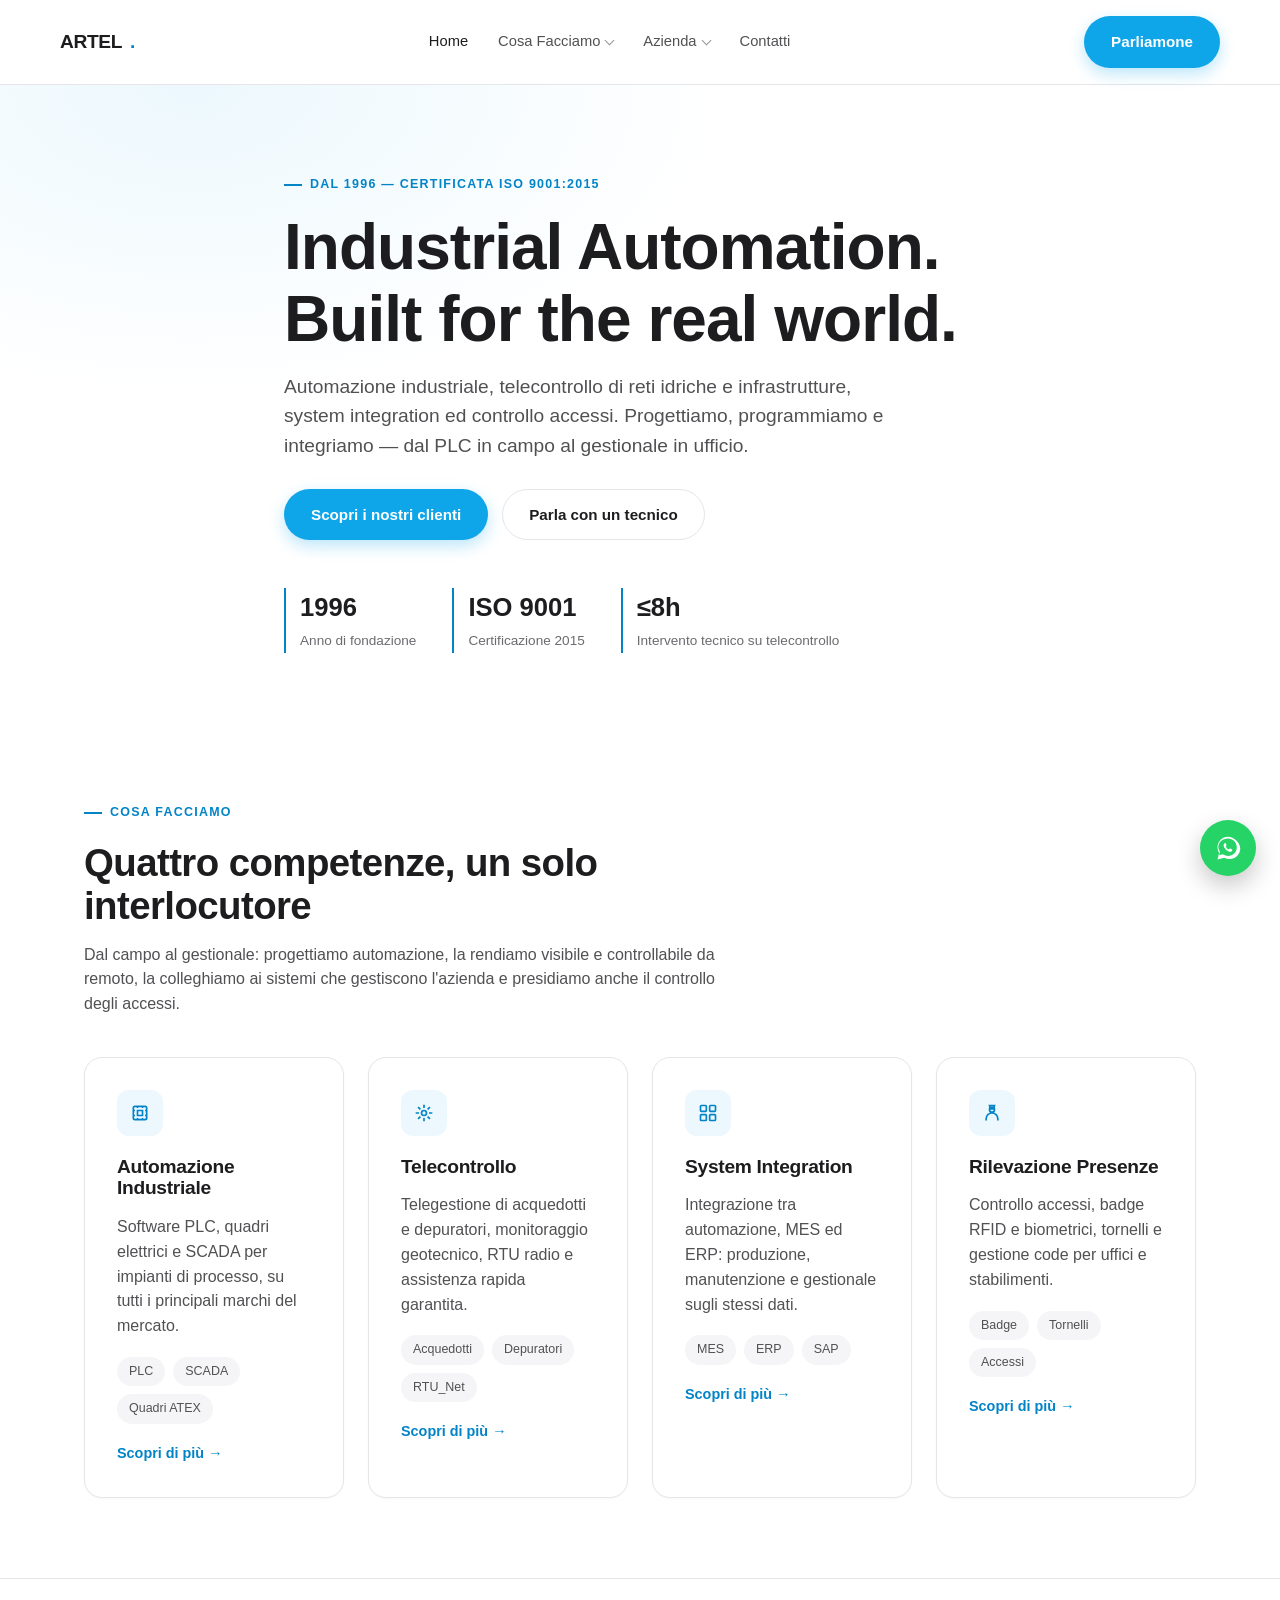
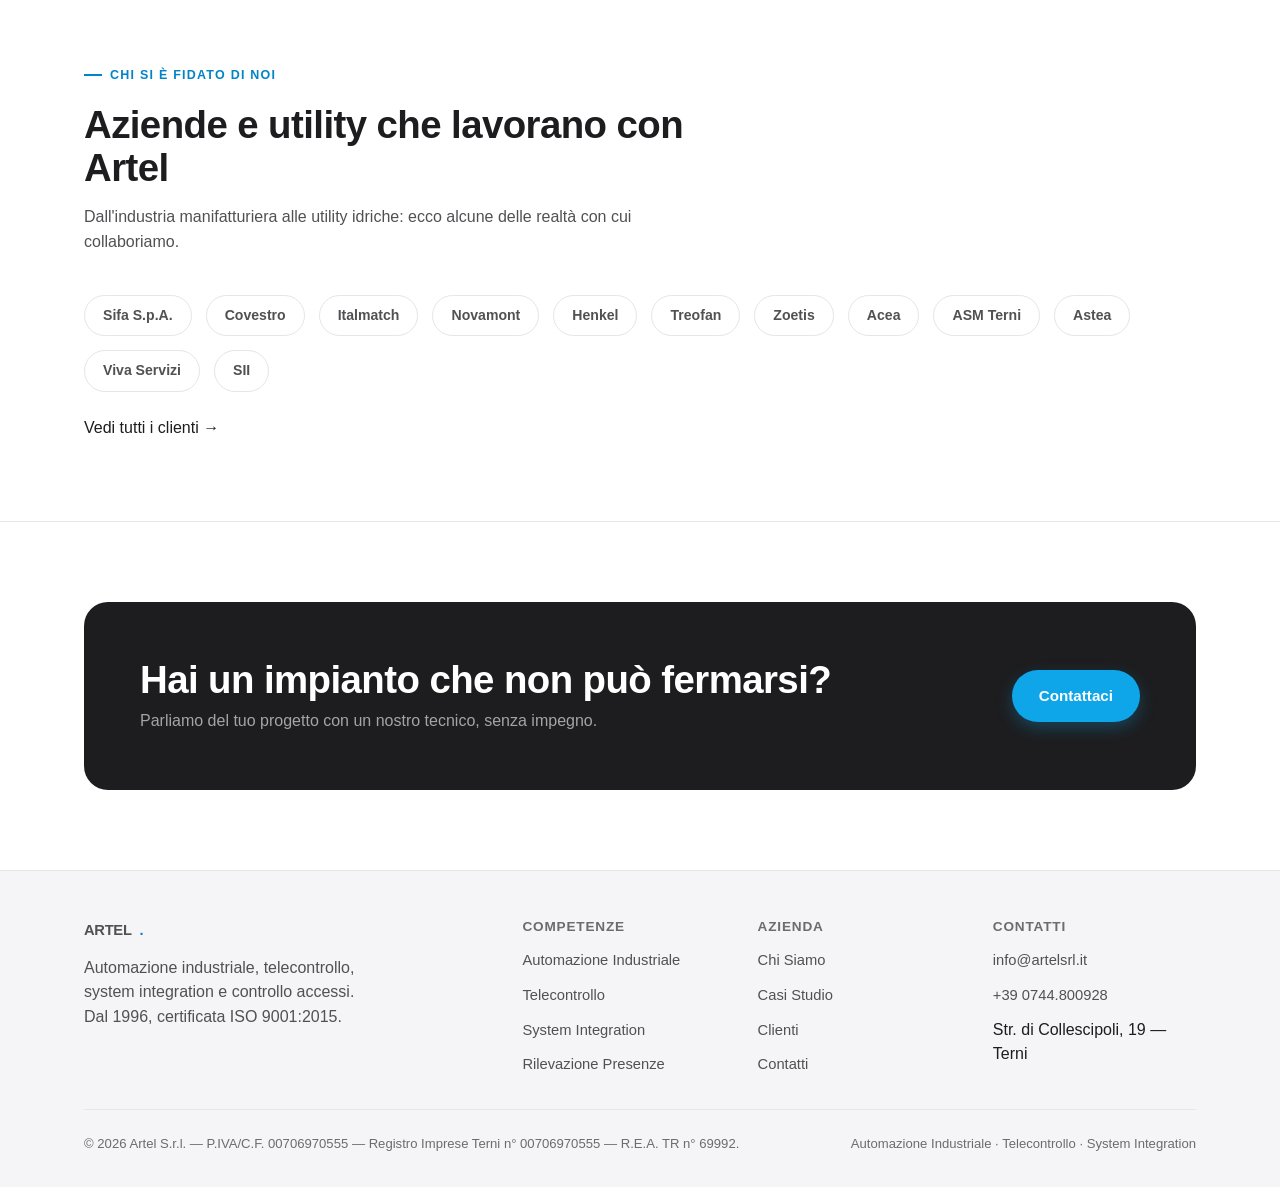
<file: index.html>
<!doctype html>
<html lang="it">
<head>
<meta charset="UTF-8">
<meta name="viewport" content="width=device-width, initial-scale=1.0">
<link rel="icon" type="image/svg+xml" href="favicon.svg">
<link rel="apple-touch-icon" href="apple-touch-icon.png">
<meta name="theme-color" content="#ffffff">
<title>Artel S.r.l. — Automazione Industriale, Telecontrollo, System Integration</title>
<meta name="description" content="Automazione industriale, telecontrollo di acquedotti e depuratori, system integration e controllo accessi. Artel S.r.l., Terni — dal 1996, certificata ISO 9001:2015.">
<link rel="canonical" href="https://shanjitsingh.github.io/artel-srl-redesign/">
<meta property="og:type" content="website">
<meta property="og:locale" content="it_IT">
<meta property="og:title" content="Artel S.r.l. — Automazione Industriale, Telecontrollo, System Integration">
<meta property="og:description" content="Automazione industriale, telecontrollo di acquedotti e depuratori, system integration e controllo accessi. Dal 1996, certificata ISO 9001:2015.">
<meta property="og:url" content="https://shanjitsingh.github.io/artel-srl-redesign/">
<link rel="stylesheet" href="css/style.css">
<script type="application/ld+json">
{
  "@context": "https://schema.org",
  "@type": "LocalBusiness",
  "name": "Artel S.r.l.",
  "url": "https://shanjitsingh.github.io/artel-srl-redesign/",
  "telephone": "+39 0744.800928",
  "email": "info@artelsrl.it",
  "foundingDate": "1996",
  "address": {
    "@type": "PostalAddress",
    "streetAddress": "Str. di Collescipoli, 19",
    "addressLocality": "Terni",
    "postalCode": "05100",
    "addressRegion": "TR",
    "addressCountry": "IT"
  },
  "vatID": "00706970555"
}
</script>
</head>
<body>

<header class="site-header">
  <div class="wrap nav">
    <a href="index.html" class="logo">ARTEL<span>.</span></a>
    <ul class="nav-links">
      <li><a href="index.html" class="active">Home</a></li>
      <li class="nav-dropdown">
        <details>
          <summary>Cosa Facciamo</summary>
          <div class="dropdown-panel">
            <a href="automazione-industriale.html">Automazione Industriale</a>
            <a href="telecontrollo.html">Telecontrollo</a>
            <a href="system-integration.html">System Integration</a>
            <a href="rilevazione-presenze.html">Rilevazione Presenze</a>
          </div>
        </details>
      </li>
      <li class="nav-dropdown">
        <details>
          <summary>Azienda</summary>
          <div class="dropdown-panel">
            <a href="chi-siamo.html">Chi Siamo</a>
            <a href="casi-studio.html">Casi Studio</a>
            <a href="clienti.html">Clienti</a>
          </div>
        </details>
      </li>
      <li><a href="contatti.html">Contatti</a></li>
    </ul>
    <div class="nav-cta">
      <a href="contatti.html" class="btn btn-primary">Parliamone</a>
      <button class="nav-toggle" aria-label="Menu">☰</button>
    </div>
  </div>
</header>

<section class="hero">
  <div class="wrap hero-inner">
    <span class="eyebrow">Dal 1996 — certificata ISO 9001:2015</span>
    <h1>Industrial Automation.<br>Built for the real world.</h1>
    <p class="lead">Automazione industriale, telecontrollo di reti idriche e infrastrutture, system integration ed controllo accessi. Progettiamo, programmiamo e integriamo — dal PLC in campo al gestionale in ufficio.</p>
    <div class="hero-actions">
      <a href="clienti.html" class="btn btn-primary">Scopri i nostri clienti</a>
      <a href="contatti.html" class="btn btn-ghost">Parla con un tecnico</a>
    </div>
    <div class="hero-meta">
      <div><strong>1996</strong><span>Anno di fondazione</span></div>
      <div><strong>ISO 9001</strong><span>Certificazione 2015</span></div>
      <div><strong>≤8h</strong><span>Intervento tecnico su telecontrollo</span></div>
    </div>
  </div>
</section>

<section>
  <div class="wrap">
    <div class="section-head">
      <span class="eyebrow">Cosa facciamo</span>
      <h2>Quattro competenze, un solo interlocutore</h2>
      <p>Dal campo al gestionale: progettiamo automazione, la rendiamo visibile e controllabile da remoto, la colleghiamo ai sistemi che gestiscono l'azienda e presidiamo anche il controllo degli accessi.</p>
    </div>

    <div class="grid-4">
      <div class="card">
        <div class="icon">
          <svg width="20" height="20" viewBox="0 0 24 24" fill="none" stroke="currentColor" stroke-width="2"><rect x="4" y="4" width="16" height="16" rx="2"/><path d="M9 9h6v6H9z"/><path d="M4 9h2M4 15h2M18 9h2M18 15h2M9 4v2M15 4v2M9 18v2M15 18v2"/></svg>
        </div>
        <h3>Automazione Industriale</h3>
        <p>Software PLC, quadri elettrici e SCADA per impianti di processo, su tutti i principali marchi del mercato.</p>
        <div class="tag-list">
          <span class="tag">PLC</span><span class="tag">SCADA</span><span class="tag">Quadri ATEX</span>
        </div>
        <a href="automazione-industriale.html" class="card-link">Scopri di più →</a>
      </div>

      <div class="card">
        <div class="icon">
          <svg width="20" height="20" viewBox="0 0 24 24" fill="none" stroke="currentColor" stroke-width="2"><circle cx="12" cy="12" r="3"/><path d="M12 2v4M12 18v4M4.9 4.9l2.8 2.8M16.3 16.3l2.8 2.8M2 12h4M18 12h4M4.9 19.1l2.8-2.8M16.3 7.7l2.8-2.8"/></svg>
        </div>
        <h3>Telecontrollo</h3>
        <p>Telegestione di acquedotti e depuratori, monitoraggio geotecnico, RTU radio e assistenza rapida garantita.</p>
        <div class="tag-list">
          <span class="tag">Acquedotti</span><span class="tag">Depuratori</span><span class="tag">RTU_Net</span>
        </div>
        <a href="telecontrollo.html" class="card-link">Scopri di più →</a>
      </div>

      <div class="card">
        <div class="icon">
          <svg width="20" height="20" viewBox="0 0 24 24" fill="none" stroke="currentColor" stroke-width="2"><rect x="3" y="3" width="7" height="7" rx="1"/><rect x="14" y="3" width="7" height="7" rx="1"/><rect x="14" y="14" width="7" height="7" rx="1"/><rect x="3" y="14" width="7" height="7" rx="1"/></svg>
        </div>
        <h3>System Integration</h3>
        <p>Integrazione tra automazione, MES ed ERP: produzione, manutenzione e gestionale sugli stessi dati.</p>
        <div class="tag-list">
          <span class="tag">MES</span><span class="tag">ERP</span><span class="tag">SAP</span>
        </div>
        <a href="system-integration.html" class="card-link">Scopri di più →</a>
      </div>

      <div class="card">
        <div class="icon">
          <svg width="20" height="20" viewBox="0 0 24 24" fill="none" stroke="currentColor" stroke-width="2"><circle cx="12" cy="8" r="3"/><path d="M5 21v-2a7 7 0 0 1 14 0v2"/><path d="M9 3h6l-1 4H10z"/></svg>
        </div>
        <h3>Rilevazione Presenze</h3>
        <p>Controllo accessi, badge RFID e biometrici, tornelli e gestione code per uffici e stabilimenti.</p>
        <div class="tag-list">
          <span class="tag">Badge</span><span class="tag">Tornelli</span><span class="tag">Accessi</span>
        </div>
        <a href="rilevazione-presenze.html" class="card-link">Scopri di più →</a>
      </div>
    </div>
  </div>
</section>

<section class="section-alt">
  <div class="wrap">
    <div class="section-head">
      <span class="eyebrow">Chi si è fidato di noi</span>
      <h2>Aziende e utility che lavorano con Artel</h2>
      <p>Dall'industria manifatturiera alle utility idriche: ecco alcune delle realtà con cui collaboriamo.</p>
    </div>
    <div class="client-strip">
      <span>Sifa S.p.A.</span><span>Covestro</span><span>Italmatch</span><span>Novamont</span>
      <span>Henkel</span><span>Treofan</span><span>Zoetis</span><span>Acea</span>
      <span>ASM Terni</span><span>Astea</span><span>Viva Servizi</span><span>SII</span>
    </div>
    <a href="clienti.html" class="card-link" style="margin-top:24px; display:inline-flex;">Vedi tutti i clienti →</a>
  </div>
</section>

<section>
  <div class="wrap">
    <div class="cta-band">
      <div>
        <h2>Hai un impianto che non può fermarsi?</h2>
        <p>Parliamo del tuo progetto con un nostro tecnico, senza impegno.</p>
      </div>
      <a href="contatti.html" class="btn btn-primary">Contattaci</a>
    </div>
  </div>
</section>

<footer>
  <div class="wrap">
    <div class="footer-grid">
      <div>
        <a href="index.html" class="logo">ARTEL<span>.</span></a>
        <p style="margin-top:14px; max-width:280px;">Automazione industriale, telecontrollo, system integration e controllo accessi. Dal 1996, certificata ISO 9001:2015.</p>
      </div>
      <div>
        <h4>Competenze</h4>
        <ul>
          <li><a href="automazione-industriale.html">Automazione Industriale</a></li>
          <li><a href="telecontrollo.html">Telecontrollo</a></li>
          <li><a href="system-integration.html">System Integration</a></li>
          <li><a href="rilevazione-presenze.html">Rilevazione Presenze</a></li>
        </ul>
      </div>
      <div>
        <h4>Azienda</h4>
        <ul>
          <li><a href="chi-siamo.html">Chi Siamo</a></li>
          <li><a href="casi-studio.html">Casi Studio</a></li>
          <li><a href="clienti.html">Clienti</a></li>
          <li><a href="contatti.html">Contatti</a></li>
        </ul>
      </div>
      <div>
        <h4>Contatti</h4>
        <ul>
          <li><a href="mailto:info@artelsrl.it">info@artelsrl.it</a></li>
          <li><a href="tel:+390744800928">+39 0744.800928</a></li>
          <li>Str. di Collescipoli, 19 — Terni</li>
        </ul>
      </div>
    </div>
    <div class="footer-bottom">
      <span>© 2026 Artel S.r.l. — P.IVA/C.F. 00706970555 — Registro Imprese Terni n° 00706970555 — R.E.A. TR n° 69992.</span>
      <span>Automazione Industriale · Telecontrollo · System Integration</span>
    </div>
  </div>
</footer>

<a class="whatsapp-fab" href="https://wa.me/390744800928" target="_blank" rel="noopener" aria-label="Scrivici su WhatsApp">
  <svg viewBox="0 0 32 32" xmlns="http://www.w3.org/2000/svg"><path d="M16 3C9.4 3 4 8.4 4 15c0 2.4.7 4.6 1.9 6.5L4 29l7.7-2c1.9 1 4 1.6 6.3 1.6 6.6 0 12-5.4 12-12S22.6 3 16 3zm0 2c5.5 0 10 4.5 10 10s-4.5 10-10 10c-2 0-3.9-.6-5.5-1.6l-.4-.2-4.3 1.1 1.1-4.2-.2-.4C5.6 18.4 5 16.7 5 15c0-5.5 4.5-10 11-10zm-3.4 5.6c-.2 0-.5 0-.7.3-.2.2-.9.9-.9 2.2s.9 2.5 1 2.7c.1.2 1.7 2.8 4.2 3.8 2 .8 2.4.7 2.8.6.5-.1 1.5-.6 1.7-1.2.2-.6.2-1.1.2-1.2-.1-.1-.3-.2-.6-.4l-1.7-.8c-.2-.1-.4-.1-.6.1l-.7.9c-.1.1-.3.2-.5.1-.6-.3-1.6-.9-2.3-1.8-.5-.7-.9-1.4-1-1.6-.1-.2 0-.4.1-.5l.6-.7c.1-.2.2-.4.1-.6l-.8-1.9c-.1-.2-.3-.4-.5-.4h-.4z"/></svg>
</a>

<script src="js/main.js"></script>
</body>
</html>
</file>
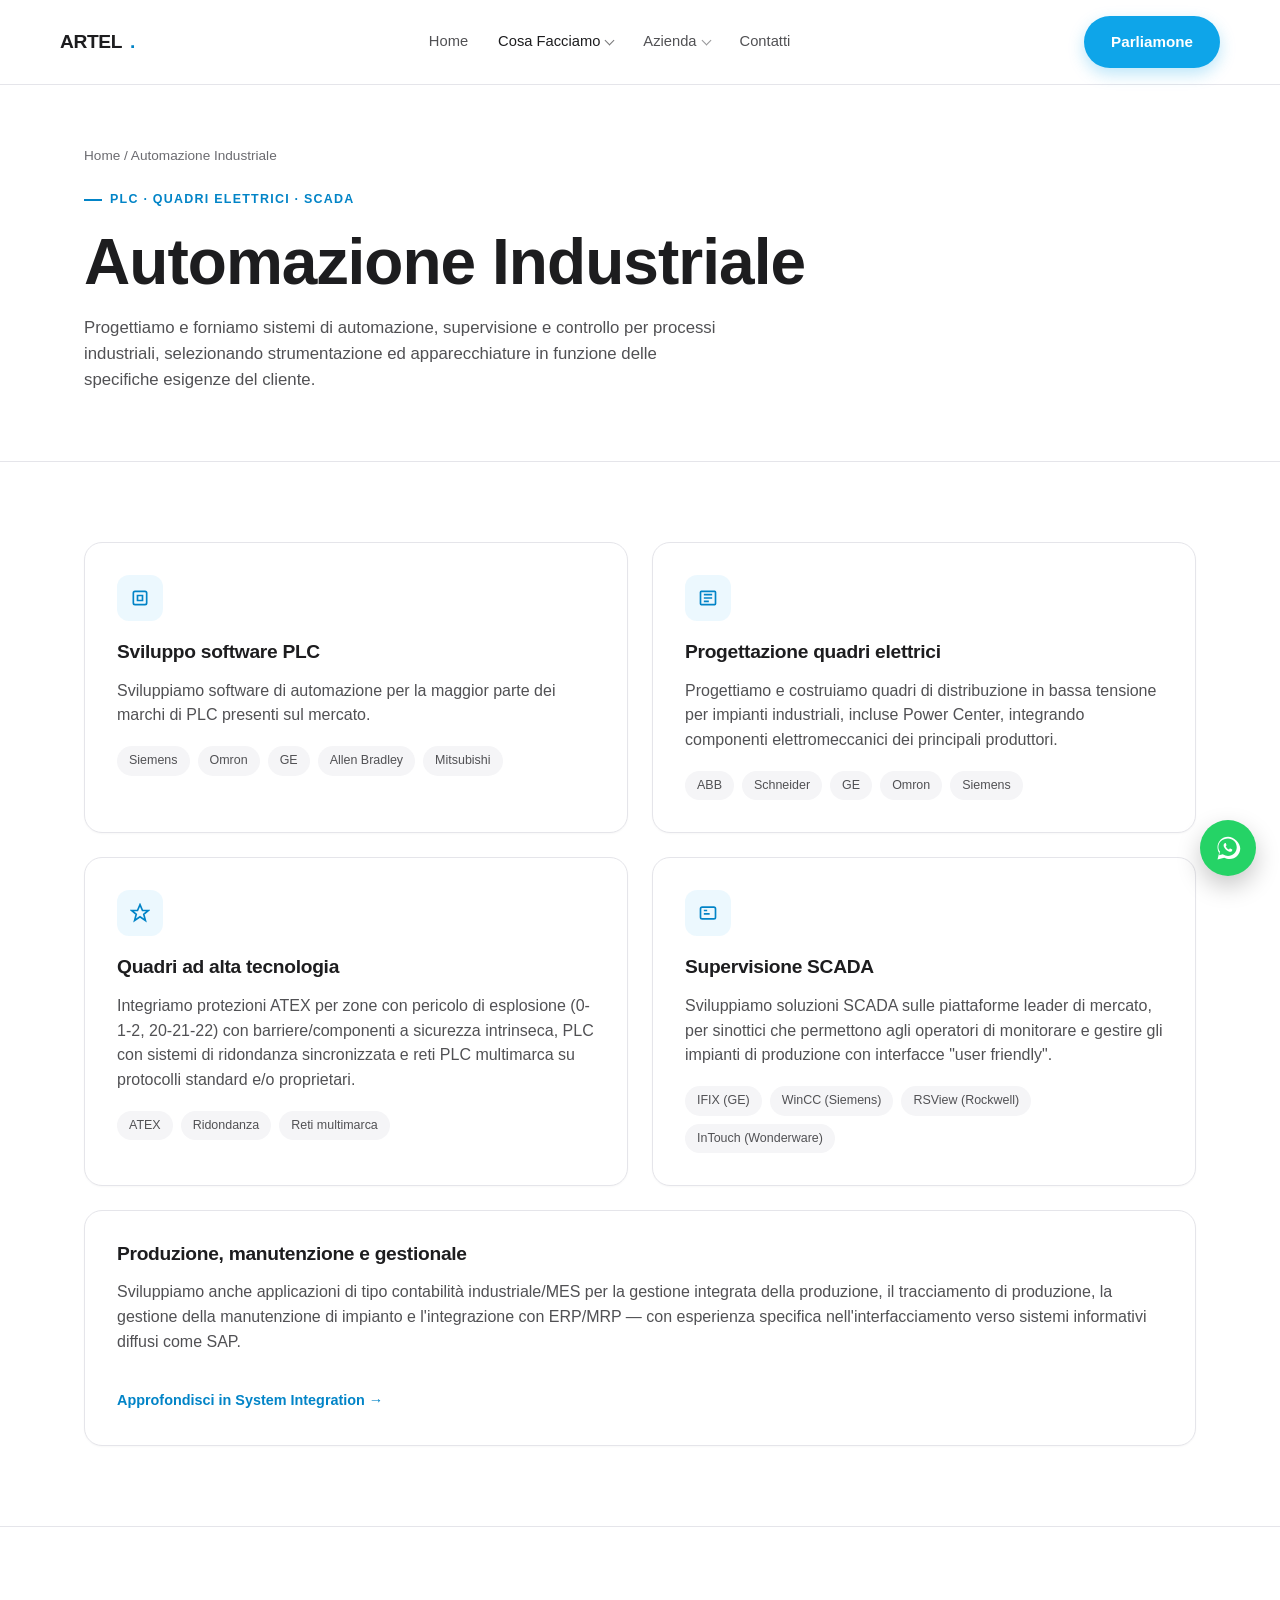
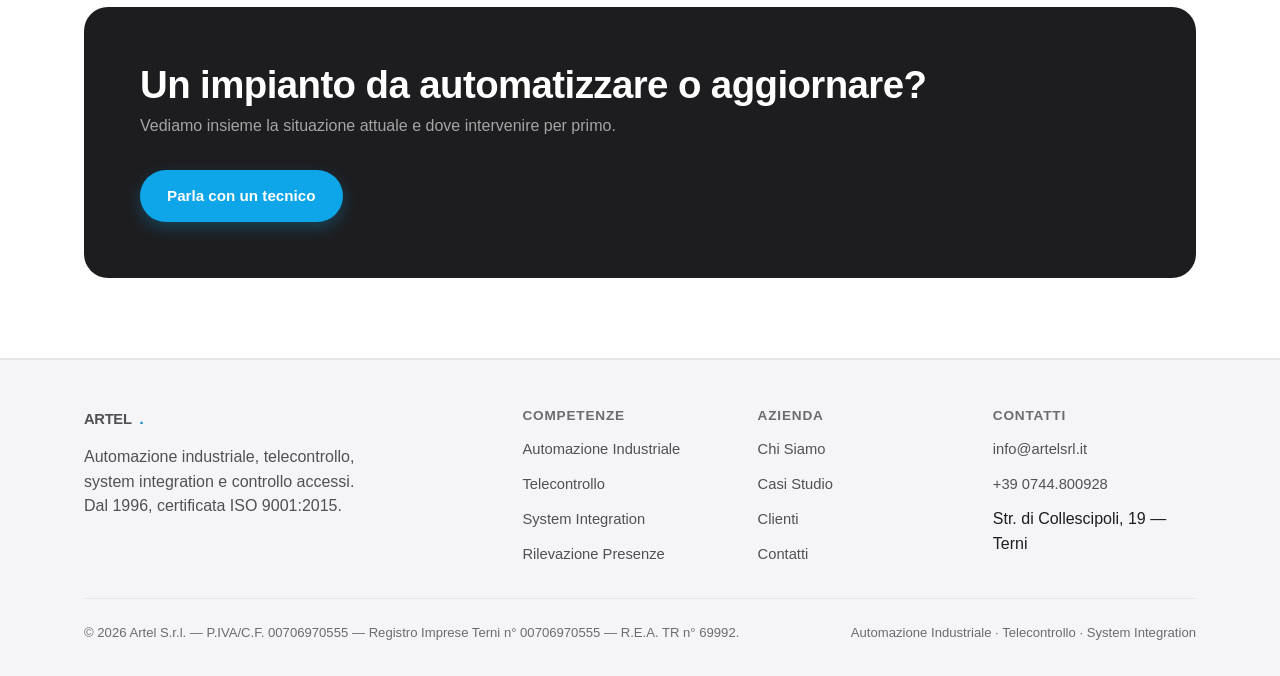
<file: automazione-industriale.html>
<!doctype html>
<html lang="it">
<head>
<meta charset="UTF-8">
<meta name="viewport" content="width=device-width, initial-scale=1.0">
<link rel="icon" type="image/svg+xml" href="favicon.svg">
<link rel="apple-touch-icon" href="apple-touch-icon.png">
<meta name="theme-color" content="#ffffff">
<title>Automazione Industriale — PLC, Quadri Elettrici, SCADA | Artel S.r.l.</title>
<meta name="description" content="Software PLC per Siemens, Omron, GE, Allen Bradley e Mitsubishi. Quadri elettrici e ad alta tecnologia con protezione ATEX. Supervisione SCADA su IFIX, WinCC, RSView e InTouch.">
<link rel="canonical" href="https://shanjitsingh.github.io/artel-srl-redesign/automazione-industriale.html">
<meta property="og:type" content="website">
<meta property="og:locale" content="it_IT">
<meta property="og:title" content="Automazione Industriale — PLC, Quadri Elettrici, SCADA | Artel S.r.l.">
<meta property="og:description" content="Software PLC per Siemens, Omron, GE, Allen Bradley e Mitsubishi. Quadri elettrici e ad alta tecnologia con protezione ATEX. Supervisione SCADA su IFIX, WinCC, RSView e InTouch.">
<meta property="og:url" content="https://shanjitsingh.github.io/artel-srl-redesign/automazione-industriale.html">
<link rel="stylesheet" href="css/style.css">
</head>
<body>

<header class="site-header">
  <div class="wrap nav">
    <a href="index.html" class="logo">ARTEL<span>.</span></a>
    <ul class="nav-links">
      <li><a href="index.html">Home</a></li>
      <li class="nav-dropdown">
        <details>
          <summary class="active">Cosa Facciamo</summary>
          <div class="dropdown-panel">
            <a href="automazione-industriale.html" class="active">Automazione Industriale</a>
            <a href="telecontrollo.html">Telecontrollo</a>
            <a href="system-integration.html">System Integration</a>
            <a href="rilevazione-presenze.html">Rilevazione Presenze</a>
          </div>
        </details>
      </li>
      <li class="nav-dropdown">
        <details>
          <summary>Azienda</summary>
          <div class="dropdown-panel">
            <a href="chi-siamo.html">Chi Siamo</a>
            <a href="casi-studio.html">Casi Studio</a>
            <a href="clienti.html">Clienti</a>
          </div>
        </details>
      </li>
      <li><a href="contatti.html">Contatti</a></li>
    </ul>
    <div class="nav-cta">
      <a href="contatti.html" class="btn btn-primary">Parliamone</a>
      <button class="nav-toggle" aria-label="Menu">☰</button>
    </div>
  </div>
</header>

<section class="page-hero">
  <div class="wrap">
    <div class="breadcrumb"><a href="index.html">Home</a> / Automazione Industriale</div>
    <span class="eyebrow">PLC · Quadri Elettrici · SCADA</span>
    <h1>Automazione Industriale</h1>
    <p>Progettiamo e forniamo sistemi di automazione, supervisione e controllo per processi industriali, selezionando strumentazione ed apparecchiature in funzione delle specifiche esigenze del cliente.</p>
  </div>
</section>

<section>
  <div class="wrap">
    <div class="grid-2">
      <div class="card">
        <div class="icon"><svg width="20" height="20" viewBox="0 0 24 24" fill="none" stroke="currentColor" stroke-width="2"><rect x="4" y="4" width="16" height="16" rx="2"/><path d="M9 9h6v6H9z"/></svg></div>
        <h3>Sviluppo software PLC</h3>
        <p>Sviluppiamo software di automazione per la maggior parte dei marchi di PLC presenti sul mercato.</p>
        <div class="tag-list">
          <span class="tag">Siemens</span><span class="tag">Omron</span><span class="tag">GE</span><span class="tag">Allen Bradley</span><span class="tag">Mitsubishi</span>
        </div>
      </div>
      <div class="card">
        <div class="icon"><svg width="20" height="20" viewBox="0 0 24 24" fill="none" stroke="currentColor" stroke-width="2"><rect x="3" y="4" width="18" height="16" rx="1"/><path d="M7 8h10M7 12h10M7 16h6"/></svg></div>
        <h3>Progettazione quadri elettrici</h3>
        <p>Progettiamo e costruiamo quadri di distribuzione in bassa tensione per impianti industriali, incluse Power Center, integrando componenti elettromeccanici dei principali produttori.</p>
        <div class="tag-list">
          <span class="tag">ABB</span><span class="tag">Schneider</span><span class="tag">GE</span><span class="tag">Omron</span><span class="tag">Siemens</span>
        </div>
      </div>
      <div class="card">
        <div class="icon"><svg width="20" height="20" viewBox="0 0 24 24" fill="none" stroke="currentColor" stroke-width="2"><path d="M12 2l3 7h7l-5.5 4.5L18.5 21 12 16.5 5.5 21l2-7.5L2 9h7z"/></svg></div>
        <h3>Quadri ad alta tecnologia</h3>
        <p>Integriamo protezioni ATEX per zone con pericolo di esplosione (0-1-2, 20-21-22) con barriere/componenti a sicurezza intrinseca, PLC con sistemi di ridondanza sincronizzata e reti PLC multimarca su protocolli standard e/o proprietari.</p>
        <div class="tag-list">
          <span class="tag">ATEX</span><span class="tag">Ridondanza</span><span class="tag">Reti multimarca</span>
        </div>
      </div>
      <div class="card">
        <div class="icon"><svg width="20" height="20" viewBox="0 0 24 24" fill="none" stroke="currentColor" stroke-width="2"><rect x="3" y="5" width="18" height="14" rx="2"/><path d="M7 9h4M7 13h7"/></svg></div>
        <h3>Supervisione SCADA</h3>
        <p>Sviluppiamo soluzioni SCADA sulle piattaforme leader di mercato, per sinottici che permettono agli operatori di monitorare e gestire gli impianti di produzione con interfacce "user friendly".</p>
        <div class="tag-list">
          <span class="tag">IFIX (GE)</span><span class="tag">WinCC (Siemens)</span><span class="tag">RSView (Rockwell)</span><span class="tag">InTouch (Wonderware)</span>
        </div>
      </div>
    </div>

    <div class="card" style="margin-top:24px;">
      <h3>Produzione, manutenzione e gestionale</h3>
      <p>Sviluppiamo anche applicazioni di tipo contabilità industriale/MES per la gestione integrata della produzione, il tracciamento di produzione, la gestione della manutenzione di impianto e l'integrazione con ERP/MRP — con esperienza specifica nell'interfacciamento verso sistemi informativi diffusi come SAP.</p>
      <a href="system-integration.html" class="card-link">Approfondisci in System Integration →</a>
    </div>
  </div>
</section>

<section class="section-alt">
  <div class="wrap">
    <div class="cta-band">
      <div>
        <h2>Un impianto da automatizzare o aggiornare?</h2>
        <p>Vediamo insieme la situazione attuale e dove intervenire per primo.</p>
      </div>
      <a href="contatti.html" class="btn btn-primary">Parla con un tecnico</a>
    </div>
  </div>
</section>

<footer>
  <div class="wrap">
    <div class="footer-grid">
      <div>
        <a href="index.html" class="logo">ARTEL<span>.</span></a>
        <p style="margin-top:14px; max-width:280px;">Automazione industriale, telecontrollo, system integration e controllo accessi. Dal 1996, certificata ISO 9001:2015.</p>
      </div>
      <div>
        <h4>Competenze</h4>
        <ul>
          <li><a href="automazione-industriale.html">Automazione Industriale</a></li>
          <li><a href="telecontrollo.html">Telecontrollo</a></li>
          <li><a href="system-integration.html">System Integration</a></li>
          <li><a href="rilevazione-presenze.html">Rilevazione Presenze</a></li>
        </ul>
      </div>
      <div>
        <h4>Azienda</h4>
        <ul>
          <li><a href="chi-siamo.html">Chi Siamo</a></li>
          <li><a href="casi-studio.html">Casi Studio</a></li>
          <li><a href="clienti.html">Clienti</a></li>
          <li><a href="contatti.html">Contatti</a></li>
        </ul>
      </div>
      <div>
        <h4>Contatti</h4>
        <ul>
          <li><a href="mailto:info@artelsrl.it">info@artelsrl.it</a></li>
          <li><a href="tel:+390744800928">+39 0744.800928</a></li>
          <li>Str. di Collescipoli, 19 — Terni</li>
        </ul>
      </div>
    </div>
    <div class="footer-bottom">
      <span>© 2026 Artel S.r.l. — P.IVA/C.F. 00706970555 — Registro Imprese Terni n° 00706970555 — R.E.A. TR n° 69992.</span>
      <span>Automazione Industriale · Telecontrollo · System Integration</span>
    </div>
  </div>
</footer>

<a class="whatsapp-fab" href="https://wa.me/390744800928" target="_blank" rel="noopener" aria-label="Scrivici su WhatsApp">
  <svg viewBox="0 0 32 32" xmlns="http://www.w3.org/2000/svg"><path d="M16 3C9.4 3 4 8.4 4 15c0 2.4.7 4.6 1.9 6.5L4 29l7.7-2c1.9 1 4 1.6 6.3 1.6 6.6 0 12-5.4 12-12S22.6 3 16 3zm0 2c5.5 0 10 4.5 10 10s-4.5 10-10 10c-2 0-3.9-.6-5.5-1.6l-.4-.2-4.3 1.1 1.1-4.2-.2-.4C5.6 18.4 5 16.7 5 15c0-5.5 4.5-10 11-10zm-3.4 5.6c-.2 0-.5 0-.7.3-.2.2-.9.9-.9 2.2s.9 2.5 1 2.7c.1.2 1.7 2.8 4.2 3.8 2 .8 2.4.7 2.8.6.5-.1 1.5-.6 1.7-1.2.2-.6.2-1.1.2-1.2-.1-.1-.3-.2-.6-.4l-1.7-.8c-.2-.1-.4-.1-.6.1l-.7.9c-.1.1-.3.2-.5.1-.6-.3-1.6-.9-2.3-1.8-.5-.7-.9-1.4-1-1.6-.1-.2 0-.4.1-.5l.6-.7c.1-.2.2-.4.1-.6l-.8-1.9c-.1-.2-.3-.4-.5-.4h-.4z"/></svg>
</a>

<script src="js/main.js"></script>
</body>
</html>
</file>
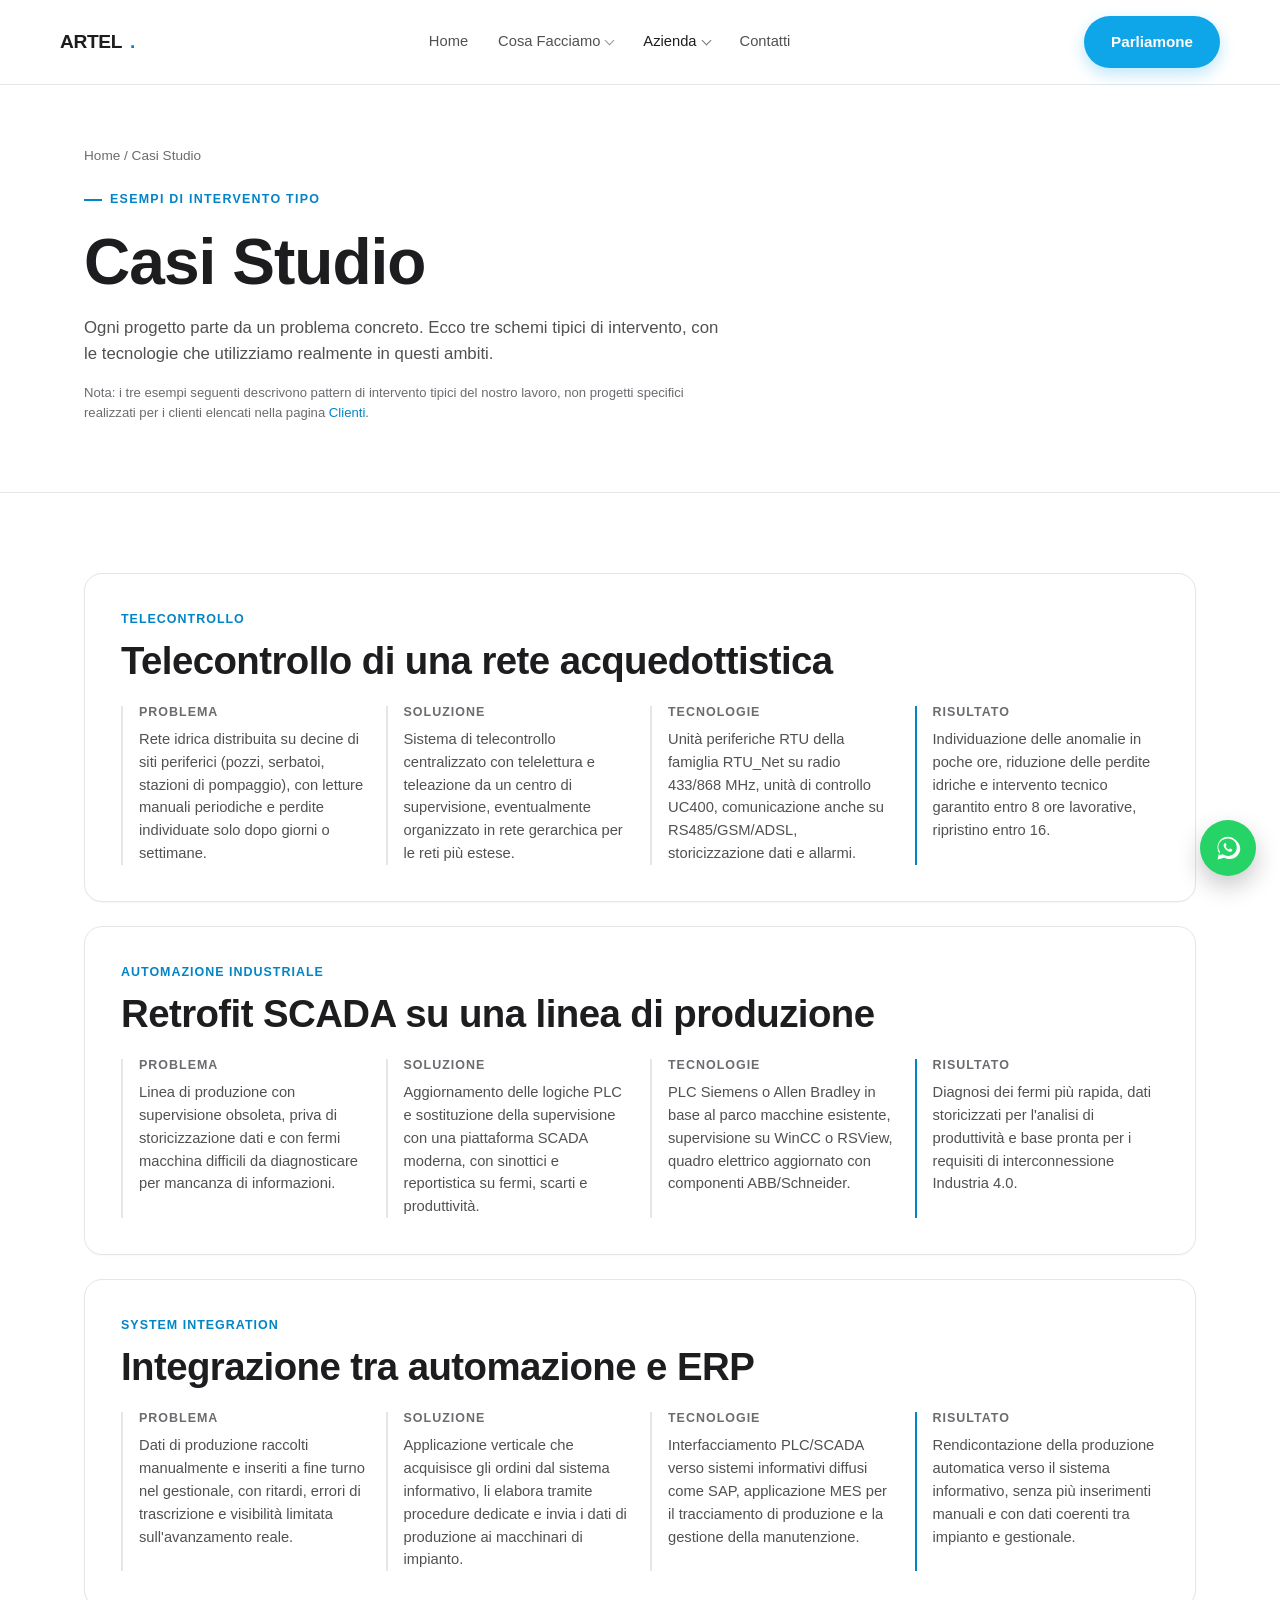
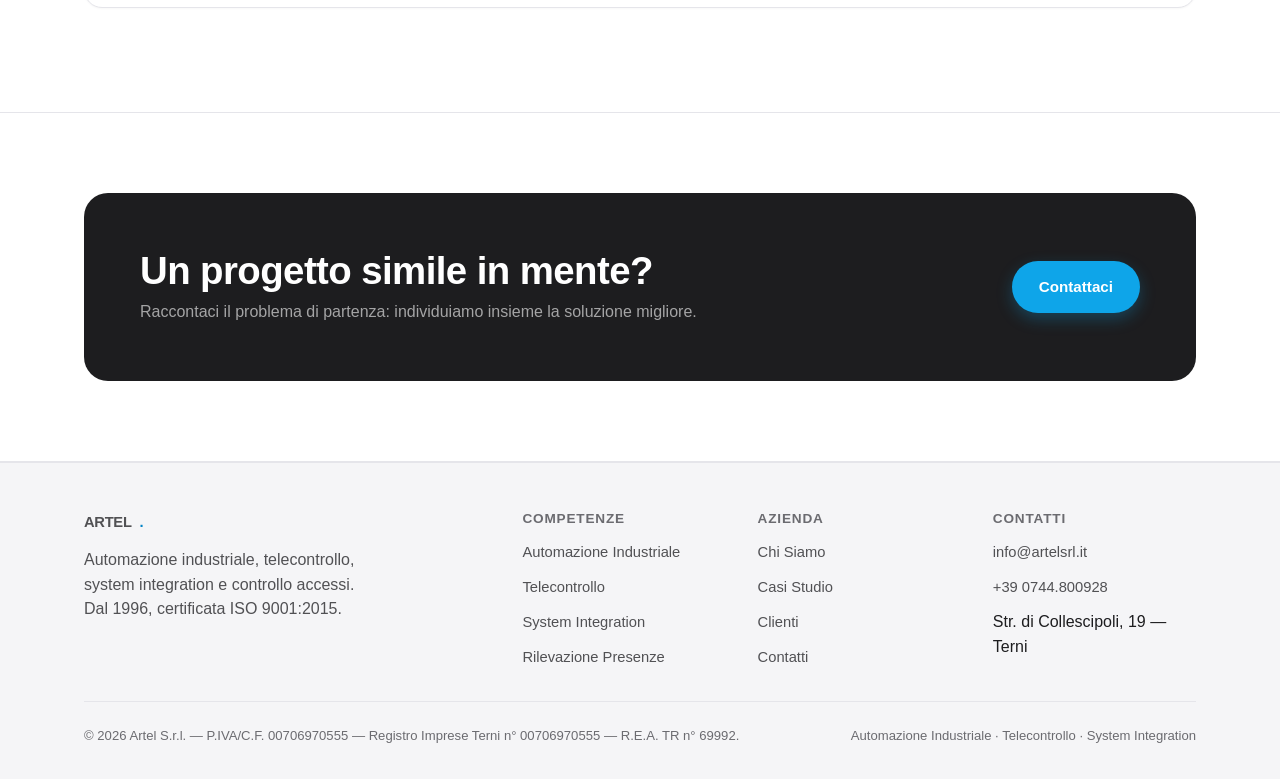
<file: casi-studio.html>
<!doctype html>
<html lang="it">
<head>
<meta charset="UTF-8">
<meta name="viewport" content="width=device-width, initial-scale=1.0">
<link rel="icon" type="image/svg+xml" href="favicon.svg">
<link rel="apple-touch-icon" href="apple-touch-icon.png">
<meta name="theme-color" content="#ffffff">
<title>Casi Studio | Artel S.r.l.</title>
<meta name="description" content="Esempi tipici di intervento di Artel S.r.l. in telecontrollo, automazione industriale e system integration.">
<link rel="canonical" href="https://shanjitsingh.github.io/artel-srl-redesign/casi-studio.html">
<meta property="og:type" content="website">
<meta property="og:locale" content="it_IT">
<meta property="og:title" content="Casi Studio | Artel S.r.l.">
<meta property="og:description" content="Esempi tipici di intervento di Artel S.r.l. in telecontrollo, automazione industriale e system integration.">
<meta property="og:url" content="https://shanjitsingh.github.io/artel-srl-redesign/casi-studio.html">
<link rel="stylesheet" href="css/style.css">
</head>
<body>

<header class="site-header">
  <div class="wrap nav">
    <a href="index.html" class="logo">ARTEL<span>.</span></a>
    <ul class="nav-links">
      <li><a href="index.html">Home</a></li>
      <li class="nav-dropdown">
        <details>
          <summary>Cosa Facciamo</summary>
          <div class="dropdown-panel">
            <a href="automazione-industriale.html">Automazione Industriale</a>
            <a href="telecontrollo.html">Telecontrollo</a>
            <a href="system-integration.html">System Integration</a>
            <a href="rilevazione-presenze.html">Rilevazione Presenze</a>
          </div>
        </details>
      </li>
      <li class="nav-dropdown">
        <details>
          <summary class="active">Azienda</summary>
          <div class="dropdown-panel">
            <a href="chi-siamo.html">Chi Siamo</a>
            <a href="casi-studio.html" class="active">Casi Studio</a>
            <a href="clienti.html">Clienti</a>
          </div>
        </details>
      </li>
      <li><a href="contatti.html">Contatti</a></li>
    </ul>
    <div class="nav-cta">
      <a href="contatti.html" class="btn btn-primary">Parliamone</a>
      <button class="nav-toggle" aria-label="Menu">☰</button>
    </div>
  </div>
</header>

<section class="page-hero">
  <div class="wrap">
    <div class="breadcrumb"><a href="index.html">Home</a> / Casi Studio</div>
    <span class="eyebrow">Esempi di intervento tipo</span>
    <h1>Casi Studio</h1>
    <p>Ogni progetto parte da un problema concreto. Ecco tre schemi tipici di intervento, con le tecnologie che utilizziamo realmente in questi ambiti.</p>
    <p style="font-size:0.82rem; color:var(--text-faint); margin-top:8px;">Nota: i tre esempi seguenti descrivono pattern di intervento tipici del nostro lavoro, non progetti specifici realizzati per i clienti elencati nella pagina <a href="clienti.html" style="color:var(--accent);">Clienti</a>.</p>
  </div>
</section>

<section>
  <div class="wrap">

    <article id="acquedotto" class="case-card">
      <span class="case-tag">Telecontrollo</span>
      <h2>Telecontrollo di una rete acquedottistica</h2>
      <div class="case-grid">
        <div class="case-step">
          <h4>Problema</h4>
          <p>Rete idrica distribuita su decine di siti periferici (pozzi, serbatoi, stazioni di pompaggio), con letture manuali periodiche e perdite individuate solo dopo giorni o settimane.</p>
        </div>
        <div class="case-step">
          <h4>Soluzione</h4>
          <p>Sistema di telecontrollo centralizzato con telelettura e teleazione da un centro di supervisione, eventualmente organizzato in rete gerarchica per le reti più estese.</p>
        </div>
        <div class="case-step">
          <h4>Tecnologie</h4>
          <p>Unità periferiche RTU della famiglia RTU_Net su radio 433/868 MHz, unità di controllo UC400, comunicazione anche su RS485/GSM/ADSL, storicizzazione dati e allarmi.</p>
        </div>
        <div class="case-step result">
          <h4>Risultato</h4>
          <p>Individuazione delle anomalie in poche ore, riduzione delle perdite idriche e intervento tecnico garantito entro 8 ore lavorative, ripristino entro 16.</p>
        </div>
      </div>
    </article>

    <article id="linea-produzione" class="case-card">
      <span class="case-tag">Automazione Industriale</span>
      <h2>Retrofit SCADA su una linea di produzione</h2>
      <div class="case-grid">
        <div class="case-step">
          <h4>Problema</h4>
          <p>Linea di produzione con supervisione obsoleta, priva di storicizzazione dati e con fermi macchina difficili da diagnosticare per mancanza di informazioni.</p>
        </div>
        <div class="case-step">
          <h4>Soluzione</h4>
          <p>Aggiornamento delle logiche PLC e sostituzione della supervisione con una piattaforma SCADA moderna, con sinottici e reportistica su fermi, scarti e produttività.</p>
        </div>
        <div class="case-step">
          <h4>Tecnologie</h4>
          <p>PLC Siemens o Allen Bradley in base al parco macchine esistente, supervisione su WinCC o RSView, quadro elettrico aggiornato con componenti ABB/Schneider.</p>
        </div>
        <div class="case-step result">
          <h4>Risultato</h4>
          <p>Diagnosi dei fermi più rapida, dati storicizzati per l'analisi di produttività e base pronta per i requisiti di interconnessione Industria 4.0.</p>
        </div>
      </div>
    </article>

    <article id="erp-mes" class="case-card">
      <span class="case-tag">System Integration</span>
      <h2>Integrazione tra automazione e ERP</h2>
      <div class="case-grid">
        <div class="case-step">
          <h4>Problema</h4>
          <p>Dati di produzione raccolti manualmente e inseriti a fine turno nel gestionale, con ritardi, errori di trascrizione e visibilità limitata sull'avanzamento reale.</p>
        </div>
        <div class="case-step">
          <h4>Soluzione</h4>
          <p>Applicazione verticale che acquisisce gli ordini dal sistema informativo, li elabora tramite procedure dedicate e invia i dati di produzione ai macchinari di impianto.</p>
        </div>
        <div class="case-step">
          <h4>Tecnologie</h4>
          <p>Interfacciamento PLC/SCADA verso sistemi informativi diffusi come SAP, applicazione MES per il tracciamento di produzione e la gestione della manutenzione.</p>
        </div>
        <div class="case-step result">
          <h4>Risultato</h4>
          <p>Rendicontazione della produzione automatica verso il sistema informativo, senza più inserimenti manuali e con dati coerenti tra impianto e gestionale.</p>
        </div>
      </div>
    </article>

  </div>
</section>

<section class="section-alt">
  <div class="wrap">
    <div class="cta-band">
      <div>
        <h2>Un progetto simile in mente?</h2>
        <p>Raccontaci il problema di partenza: individuiamo insieme la soluzione migliore.</p>
      </div>
      <a href="contatti.html" class="btn btn-primary">Contattaci</a>
    </div>
  </div>
</section>

<footer>
  <div class="wrap">
    <div class="footer-grid">
      <div>
        <a href="index.html" class="logo">ARTEL<span>.</span></a>
        <p style="margin-top:14px; max-width:280px;">Automazione industriale, telecontrollo, system integration e controllo accessi. Dal 1996, certificata ISO 9001:2015.</p>
      </div>
      <div>
        <h4>Competenze</h4>
        <ul>
          <li><a href="automazione-industriale.html">Automazione Industriale</a></li>
          <li><a href="telecontrollo.html">Telecontrollo</a></li>
          <li><a href="system-integration.html">System Integration</a></li>
          <li><a href="rilevazione-presenze.html">Rilevazione Presenze</a></li>
        </ul>
      </div>
      <div>
        <h4>Azienda</h4>
        <ul>
          <li><a href="chi-siamo.html">Chi Siamo</a></li>
          <li><a href="casi-studio.html">Casi Studio</a></li>
          <li><a href="clienti.html">Clienti</a></li>
          <li><a href="contatti.html">Contatti</a></li>
        </ul>
      </div>
      <div>
        <h4>Contatti</h4>
        <ul>
          <li><a href="mailto:info@artelsrl.it">info@artelsrl.it</a></li>
          <li><a href="tel:+390744800928">+39 0744.800928</a></li>
          <li>Str. di Collescipoli, 19 — Terni</li>
        </ul>
      </div>
    </div>
    <div class="footer-bottom">
      <span>© 2026 Artel S.r.l. — P.IVA/C.F. 00706970555 — Registro Imprese Terni n° 00706970555 — R.E.A. TR n° 69992.</span>
      <span>Automazione Industriale · Telecontrollo · System Integration</span>
    </div>
  </div>
</footer>

<a class="whatsapp-fab" href="https://wa.me/390744800928" target="_blank" rel="noopener" aria-label="Scrivici su WhatsApp">
  <svg viewBox="0 0 32 32" xmlns="http://www.w3.org/2000/svg"><path d="M16 3C9.4 3 4 8.4 4 15c0 2.4.7 4.6 1.9 6.5L4 29l7.7-2c1.9 1 4 1.6 6.3 1.6 6.6 0 12-5.4 12-12S22.6 3 16 3zm0 2c5.5 0 10 4.5 10 10s-4.5 10-10 10c-2 0-3.9-.6-5.5-1.6l-.4-.2-4.3 1.1 1.1-4.2-.2-.4C5.6 18.4 5 16.7 5 15c0-5.5 4.5-10 11-10zm-3.4 5.6c-.2 0-.5 0-.7.3-.2.2-.9.9-.9 2.2s.9 2.5 1 2.7c.1.2 1.7 2.8 4.2 3.8 2 .8 2.4.7 2.8.6.5-.1 1.5-.6 1.7-1.2.2-.6.2-1.1.2-1.2-.1-.1-.3-.2-.6-.4l-1.7-.8c-.2-.1-.4-.1-.6.1l-.7.9c-.1.1-.3.2-.5.1-.6-.3-1.6-.9-2.3-1.8-.5-.7-.9-1.4-1-1.6-.1-.2 0-.4.1-.5l.6-.7c.1-.2.2-.4.1-.6l-.8-1.9c-.1-.2-.3-.4-.5-.4h-.4z"/></svg>
</a>

<script src="js/main.js"></script>
</body>
</html>
</file>
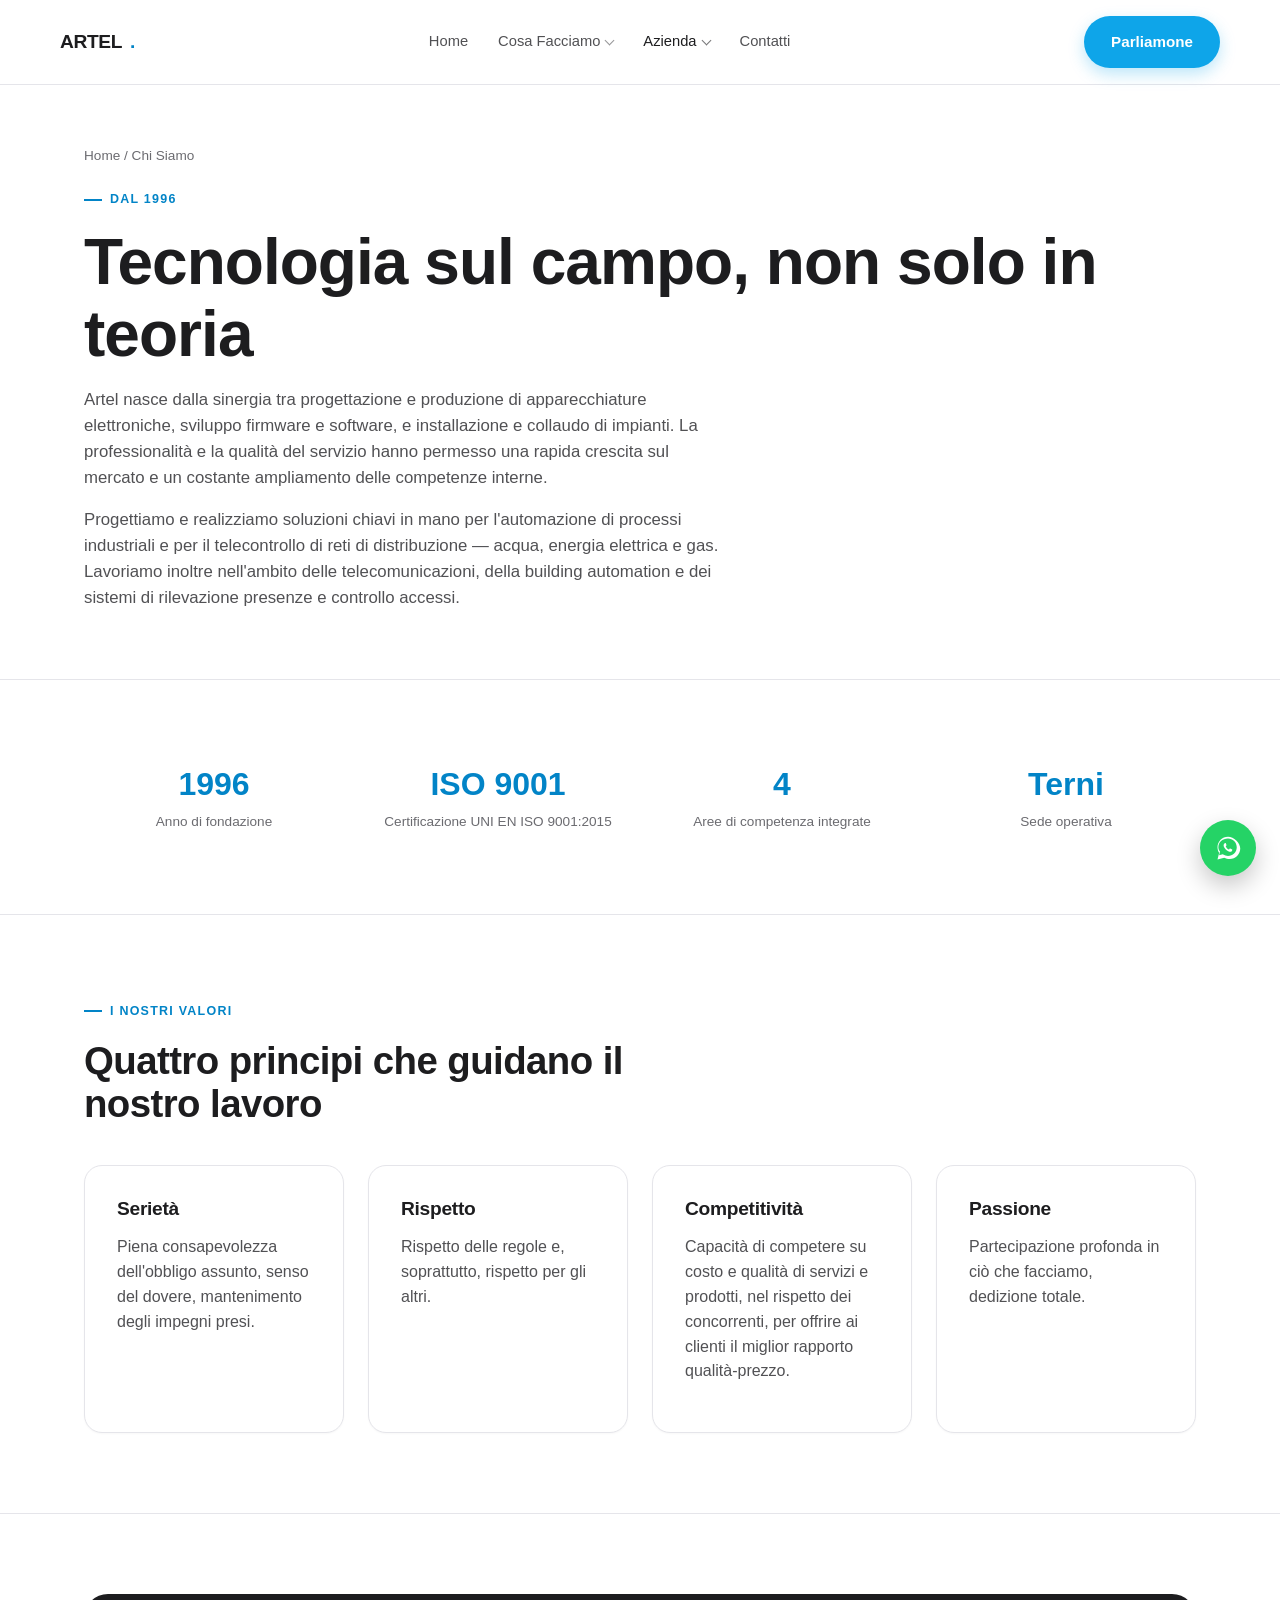
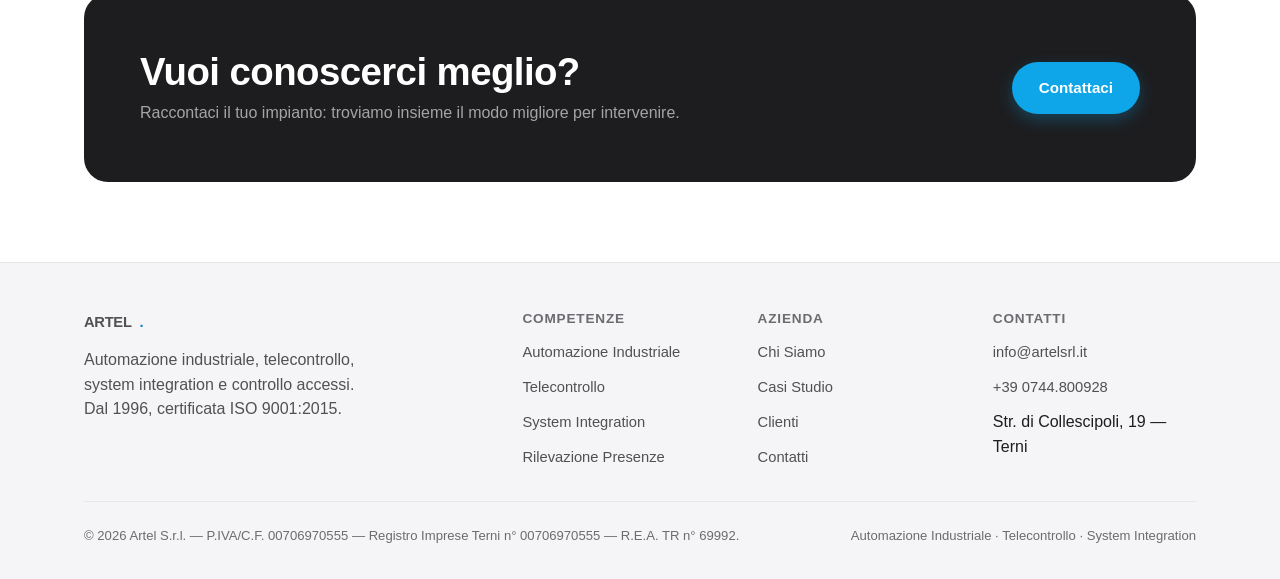
<file: chi-siamo.html>
<!doctype html>
<html lang="it">
<head>
<meta charset="UTF-8">
<meta name="viewport" content="width=device-width, initial-scale=1.0">
<link rel="icon" type="image/svg+xml" href="favicon.svg">
<link rel="apple-touch-icon" href="apple-touch-icon.png">
<meta name="theme-color" content="#ffffff">
<title>Chi Siamo | Artel S.r.l.</title>
<meta name="description" content="Artel S.r.l.: automazione industriale, telecontrollo e system integration dal 1996. Certificata UNI EN ISO 9001:2015.">
<link rel="canonical" href="https://shanjitsingh.github.io/artel-srl-redesign/chi-siamo.html">
<meta property="og:type" content="website">
<meta property="og:locale" content="it_IT">
<meta property="og:title" content="Chi Siamo | Artel S.r.l.">
<meta property="og:description" content="Artel S.r.l.: automazione industriale, telecontrollo e system integration dal 1996. Certificata UNI EN ISO 9001:2015.">
<meta property="og:url" content="https://shanjitsingh.github.io/artel-srl-redesign/chi-siamo.html">
<link rel="stylesheet" href="css/style.css">
</head>
<body>

<header class="site-header">
  <div class="wrap nav">
    <a href="index.html" class="logo">ARTEL<span>.</span></a>
    <ul class="nav-links">
      <li><a href="index.html">Home</a></li>
      <li class="nav-dropdown">
        <details>
          <summary>Cosa Facciamo</summary>
          <div class="dropdown-panel">
            <a href="automazione-industriale.html">Automazione Industriale</a>
            <a href="telecontrollo.html">Telecontrollo</a>
            <a href="system-integration.html">System Integration</a>
            <a href="rilevazione-presenze.html">Rilevazione Presenze</a>
          </div>
        </details>
      </li>
      <li class="nav-dropdown">
        <details>
          <summary class="active">Azienda</summary>
          <div class="dropdown-panel">
            <a href="chi-siamo.html" class="active">Chi Siamo</a>
            <a href="casi-studio.html">Casi Studio</a>
            <a href="clienti.html">Clienti</a>
          </div>
        </details>
      </li>
      <li><a href="contatti.html">Contatti</a></li>
    </ul>
    <div class="nav-cta">
      <a href="contatti.html" class="btn btn-primary">Parliamone</a>
      <button class="nav-toggle" aria-label="Menu">☰</button>
    </div>
  </div>
</header>

<section class="page-hero">
  <div class="wrap">
    <div class="breadcrumb"><a href="index.html">Home</a> / Chi Siamo</div>
    <span class="eyebrow">Dal 1996</span>
    <h1>Tecnologia sul campo, non solo in teoria</h1>
    <p>Artel nasce dalla sinergia tra progettazione e produzione di apparecchiature elettroniche, sviluppo firmware e software, e installazione e collaudo di impianti. La professionalità e la qualità del servizio hanno permesso una rapida crescita sul mercato e un costante ampliamento delle competenze interne.</p>
    <p>Progettiamo e realizziamo soluzioni chiavi in mano per l'automazione di processi industriali e per il telecontrollo di reti di distribuzione — acqua, energia elettrica e gas. Lavoriamo inoltre nell'ambito delle telecomunicazioni, della building automation e dei sistemi di rilevazione presenze e controllo accessi.</p>
  </div>
</section>

<section>
  <div class="wrap">
    <div class="stats">
      <div><strong>1996</strong><span>Anno di fondazione</span></div>
      <div><strong>ISO 9001</strong><span>Certificazione UNI EN ISO 9001:2015</span></div>
      <div><strong>4</strong><span>Aree di competenza integrate</span></div>
      <div><strong>Terni</strong><span>Sede operativa</span></div>
    </div>
  </div>
</section>

<section class="section-alt">
  <div class="wrap">
    <div class="section-head">
      <span class="eyebrow">I nostri valori</span>
      <h2>Quattro principi che guidano il nostro lavoro</h2>
    </div>
    <div class="grid-4">
      <div class="card">
        <h3>Serietà</h3>
        <p>Piena consapevolezza dell'obbligo assunto, senso del dovere, mantenimento degli impegni presi.</p>
      </div>
      <div class="card">
        <h3>Rispetto</h3>
        <p>Rispetto delle regole e, soprattutto, rispetto per gli altri.</p>
      </div>
      <div class="card">
        <h3>Competitività</h3>
        <p>Capacità di competere su costo e qualità di servizi e prodotti, nel rispetto dei concorrenti, per offrire ai clienti il miglior rapporto qualità-prezzo.</p>
      </div>
      <div class="card">
        <h3>Passione</h3>
        <p>Partecipazione profonda in ciò che facciamo, dedizione totale.</p>
      </div>
    </div>
  </div>
</section>

<section>
  <div class="wrap">
    <div class="cta-band">
      <div>
        <h2>Vuoi conoscerci meglio?</h2>
        <p>Raccontaci il tuo impianto: troviamo insieme il modo migliore per intervenire.</p>
      </div>
      <a href="contatti.html" class="btn btn-primary">Contattaci</a>
    </div>
  </div>
</section>

<footer>
  <div class="wrap">
    <div class="footer-grid">
      <div>
        <a href="index.html" class="logo">ARTEL<span>.</span></a>
        <p style="margin-top:14px; max-width:280px;">Automazione industriale, telecontrollo, system integration e controllo accessi. Dal 1996, certificata ISO 9001:2015.</p>
      </div>
      <div>
        <h4>Competenze</h4>
        <ul>
          <li><a href="automazione-industriale.html">Automazione Industriale</a></li>
          <li><a href="telecontrollo.html">Telecontrollo</a></li>
          <li><a href="system-integration.html">System Integration</a></li>
          <li><a href="rilevazione-presenze.html">Rilevazione Presenze</a></li>
        </ul>
      </div>
      <div>
        <h4>Azienda</h4>
        <ul>
          <li><a href="chi-siamo.html">Chi Siamo</a></li>
          <li><a href="casi-studio.html">Casi Studio</a></li>
          <li><a href="clienti.html">Clienti</a></li>
          <li><a href="contatti.html">Contatti</a></li>
        </ul>
      </div>
      <div>
        <h4>Contatti</h4>
        <ul>
          <li><a href="mailto:info@artelsrl.it">info@artelsrl.it</a></li>
          <li><a href="tel:+390744800928">+39 0744.800928</a></li>
          <li>Str. di Collescipoli, 19 — Terni</li>
        </ul>
      </div>
    </div>
    <div class="footer-bottom">
      <span>© 2026 Artel S.r.l. — P.IVA/C.F. 00706970555 — Registro Imprese Terni n° 00706970555 — R.E.A. TR n° 69992.</span>
      <span>Automazione Industriale · Telecontrollo · System Integration</span>
    </div>
  </div>
</footer>

<a class="whatsapp-fab" href="https://wa.me/390744800928" target="_blank" rel="noopener" aria-label="Scrivici su WhatsApp">
  <svg viewBox="0 0 32 32" xmlns="http://www.w3.org/2000/svg"><path d="M16 3C9.4 3 4 8.4 4 15c0 2.4.7 4.6 1.9 6.5L4 29l7.7-2c1.9 1 4 1.6 6.3 1.6 6.6 0 12-5.4 12-12S22.6 3 16 3zm0 2c5.5 0 10 4.5 10 10s-4.5 10-10 10c-2 0-3.9-.6-5.5-1.6l-.4-.2-4.3 1.1 1.1-4.2-.2-.4C5.6 18.4 5 16.7 5 15c0-5.5 4.5-10 11-10zm-3.4 5.6c-.2 0-.5 0-.7.3-.2.2-.9.9-.9 2.2s.9 2.5 1 2.7c.1.2 1.7 2.8 4.2 3.8 2 .8 2.4.7 2.8.6.5-.1 1.5-.6 1.7-1.2.2-.6.2-1.1.2-1.2-.1-.1-.3-.2-.6-.4l-1.7-.8c-.2-.1-.4-.1-.6.1l-.7.9c-.1.1-.3.2-.5.1-.6-.3-1.6-.9-2.3-1.8-.5-.7-.9-1.4-1-1.6-.1-.2 0-.4.1-.5l.6-.7c.1-.2.2-.4.1-.6l-.8-1.9c-.1-.2-.3-.4-.5-.4h-.4z"/></svg>
</a>

<script src="js/main.js"></script>
</body>
</html>
</file>
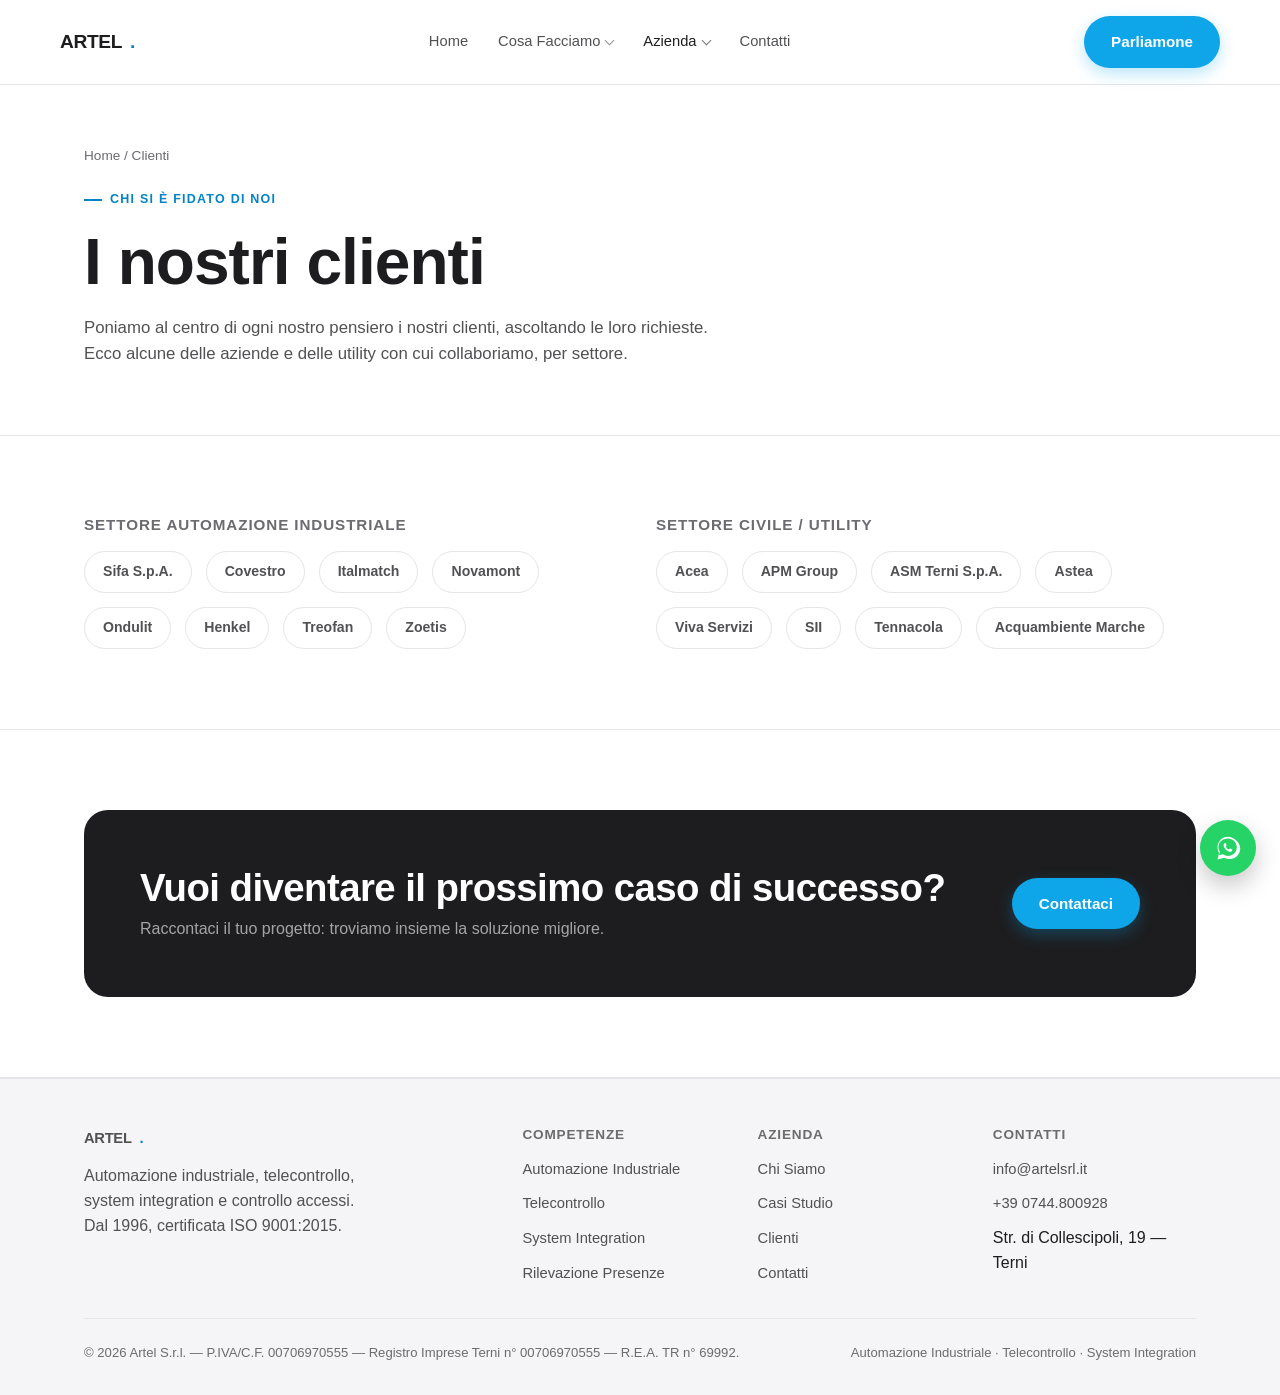
<file: clienti.html>
<!doctype html>
<html lang="it">
<head>
<meta charset="UTF-8">
<meta name="viewport" content="width=device-width, initial-scale=1.0">
<link rel="icon" type="image/svg+xml" href="favicon.svg">
<link rel="apple-touch-icon" href="apple-touch-icon.png">
<meta name="theme-color" content="#ffffff">
<title>Clienti | Artel S.r.l.</title>
<meta name="description" content="Le aziende manifatturiere e le utility che lavorano con Artel S.r.l. per automazione industriale e telecontrollo.">
<link rel="canonical" href="https://shanjitsingh.github.io/artel-srl-redesign/clienti.html">
<meta property="og:type" content="website">
<meta property="og:locale" content="it_IT">
<meta property="og:title" content="Clienti | Artel S.r.l.">
<meta property="og:description" content="Le aziende manifatturiere e le utility che lavorano con Artel S.r.l. per automazione industriale e telecontrollo.">
<meta property="og:url" content="https://shanjitsingh.github.io/artel-srl-redesign/clienti.html">
<link rel="stylesheet" href="css/style.css">
</head>
<body>

<header class="site-header">
  <div class="wrap nav">
    <a href="index.html" class="logo">ARTEL<span>.</span></a>
    <ul class="nav-links">
      <li><a href="index.html">Home</a></li>
      <li class="nav-dropdown">
        <details>
          <summary>Cosa Facciamo</summary>
          <div class="dropdown-panel">
            <a href="automazione-industriale.html">Automazione Industriale</a>
            <a href="telecontrollo.html">Telecontrollo</a>
            <a href="system-integration.html">System Integration</a>
            <a href="rilevazione-presenze.html">Rilevazione Presenze</a>
          </div>
        </details>
      </li>
      <li class="nav-dropdown">
        <details>
          <summary class="active">Azienda</summary>
          <div class="dropdown-panel">
            <a href="chi-siamo.html">Chi Siamo</a>
            <a href="casi-studio.html">Casi Studio</a>
            <a href="clienti.html" class="active">Clienti</a>
          </div>
        </details>
      </li>
      <li><a href="contatti.html">Contatti</a></li>
    </ul>
    <div class="nav-cta">
      <a href="contatti.html" class="btn btn-primary">Parliamone</a>
      <button class="nav-toggle" aria-label="Menu">☰</button>
    </div>
  </div>
</header>

<section class="page-hero">
  <div class="wrap">
    <div class="breadcrumb"><a href="index.html">Home</a> / Clienti</div>
    <span class="eyebrow">Chi si è fidato di noi</span>
    <h1>I nostri clienti</h1>
    <p>Poniamo al centro di ogni nostro pensiero i nostri clienti, ascoltando le loro richieste. Ecco alcune delle aziende e delle utility con cui collaboriamo, per settore.</p>
  </div>
</section>

<section>
  <div class="wrap client-groups">
    <div>
      <h3>Settore Automazione Industriale</h3>
      <div class="client-strip">
        <span>Sifa S.p.A.</span>
        <span>Covestro</span>
        <span>Italmatch</span>
        <span>Novamont</span>
        <span>Ondulit</span>
        <span>Henkel</span>
        <span>Treofan</span>
        <span>Zoetis</span>
      </div>
    </div>
    <div>
      <h3>Settore Civile / Utility</h3>
      <div class="client-strip">
        <span>Acea</span>
        <span>APM Group</span>
        <span>ASM Terni S.p.A.</span>
        <span>Astea</span>
        <span>Viva Servizi</span>
        <span>SII</span>
        <span>Tennacola</span>
        <span>Acquambiente Marche</span>
      </div>
    </div>
  </div>
</section>

<section class="section-alt">
  <div class="wrap">
    <div class="cta-band">
      <div>
        <h2>Vuoi diventare il prossimo caso di successo?</h2>
        <p>Raccontaci il tuo progetto: troviamo insieme la soluzione migliore.</p>
      </div>
      <a href="contatti.html" class="btn btn-primary">Contattaci</a>
    </div>
  </div>
</section>

<footer>
  <div class="wrap">
    <div class="footer-grid">
      <div>
        <a href="index.html" class="logo">ARTEL<span>.</span></a>
        <p style="margin-top:14px; max-width:280px;">Automazione industriale, telecontrollo, system integration e controllo accessi. Dal 1996, certificata ISO 9001:2015.</p>
      </div>
      <div>
        <h4>Competenze</h4>
        <ul>
          <li><a href="automazione-industriale.html">Automazione Industriale</a></li>
          <li><a href="telecontrollo.html">Telecontrollo</a></li>
          <li><a href="system-integration.html">System Integration</a></li>
          <li><a href="rilevazione-presenze.html">Rilevazione Presenze</a></li>
        </ul>
      </div>
      <div>
        <h4>Azienda</h4>
        <ul>
          <li><a href="chi-siamo.html">Chi Siamo</a></li>
          <li><a href="casi-studio.html">Casi Studio</a></li>
          <li><a href="clienti.html">Clienti</a></li>
          <li><a href="contatti.html">Contatti</a></li>
        </ul>
      </div>
      <div>
        <h4>Contatti</h4>
        <ul>
          <li><a href="mailto:info@artelsrl.it">info@artelsrl.it</a></li>
          <li><a href="tel:+390744800928">+39 0744.800928</a></li>
          <li>Str. di Collescipoli, 19 — Terni</li>
        </ul>
      </div>
    </div>
    <div class="footer-bottom">
      <span>© 2026 Artel S.r.l. — P.IVA/C.F. 00706970555 — Registro Imprese Terni n° 00706970555 — R.E.A. TR n° 69992.</span>
      <span>Automazione Industriale · Telecontrollo · System Integration</span>
    </div>
  </div>
</footer>

<a class="whatsapp-fab" href="https://wa.me/390744800928" target="_blank" rel="noopener" aria-label="Scrivici su WhatsApp">
  <svg viewBox="0 0 32 32" xmlns="http://www.w3.org/2000/svg"><path d="M16 3C9.4 3 4 8.4 4 15c0 2.4.7 4.6 1.9 6.5L4 29l7.7-2c1.9 1 4 1.6 6.3 1.6 6.6 0 12-5.4 12-12S22.6 3 16 3zm0 2c5.5 0 10 4.5 10 10s-4.5 10-10 10c-2 0-3.9-.6-5.5-1.6l-.4-.2-4.3 1.1 1.1-4.2-.2-.4C5.6 18.4 5 16.7 5 15c0-5.5 4.5-10 11-10zm-3.4 5.6c-.2 0-.5 0-.7.3-.2.2-.9.9-.9 2.2s.9 2.5 1 2.7c.1.2 1.7 2.8 4.2 3.8 2 .8 2.4.7 2.8.6.5-.1 1.5-.6 1.7-1.2.2-.6.2-1.1.2-1.2-.1-.1-.3-.2-.6-.4l-1.7-.8c-.2-.1-.4-.1-.6.1l-.7.9c-.1.1-.3.2-.5.1-.6-.3-1.6-.9-2.3-1.8-.5-.7-.9-1.4-1-1.6-.1-.2 0-.4.1-.5l.6-.7c.1-.2.2-.4.1-.6l-.8-1.9c-.1-.2-.3-.4-.5-.4h-.4z"/></svg>
</a>

<script src="js/main.js"></script>
</body>
</html>
</file>
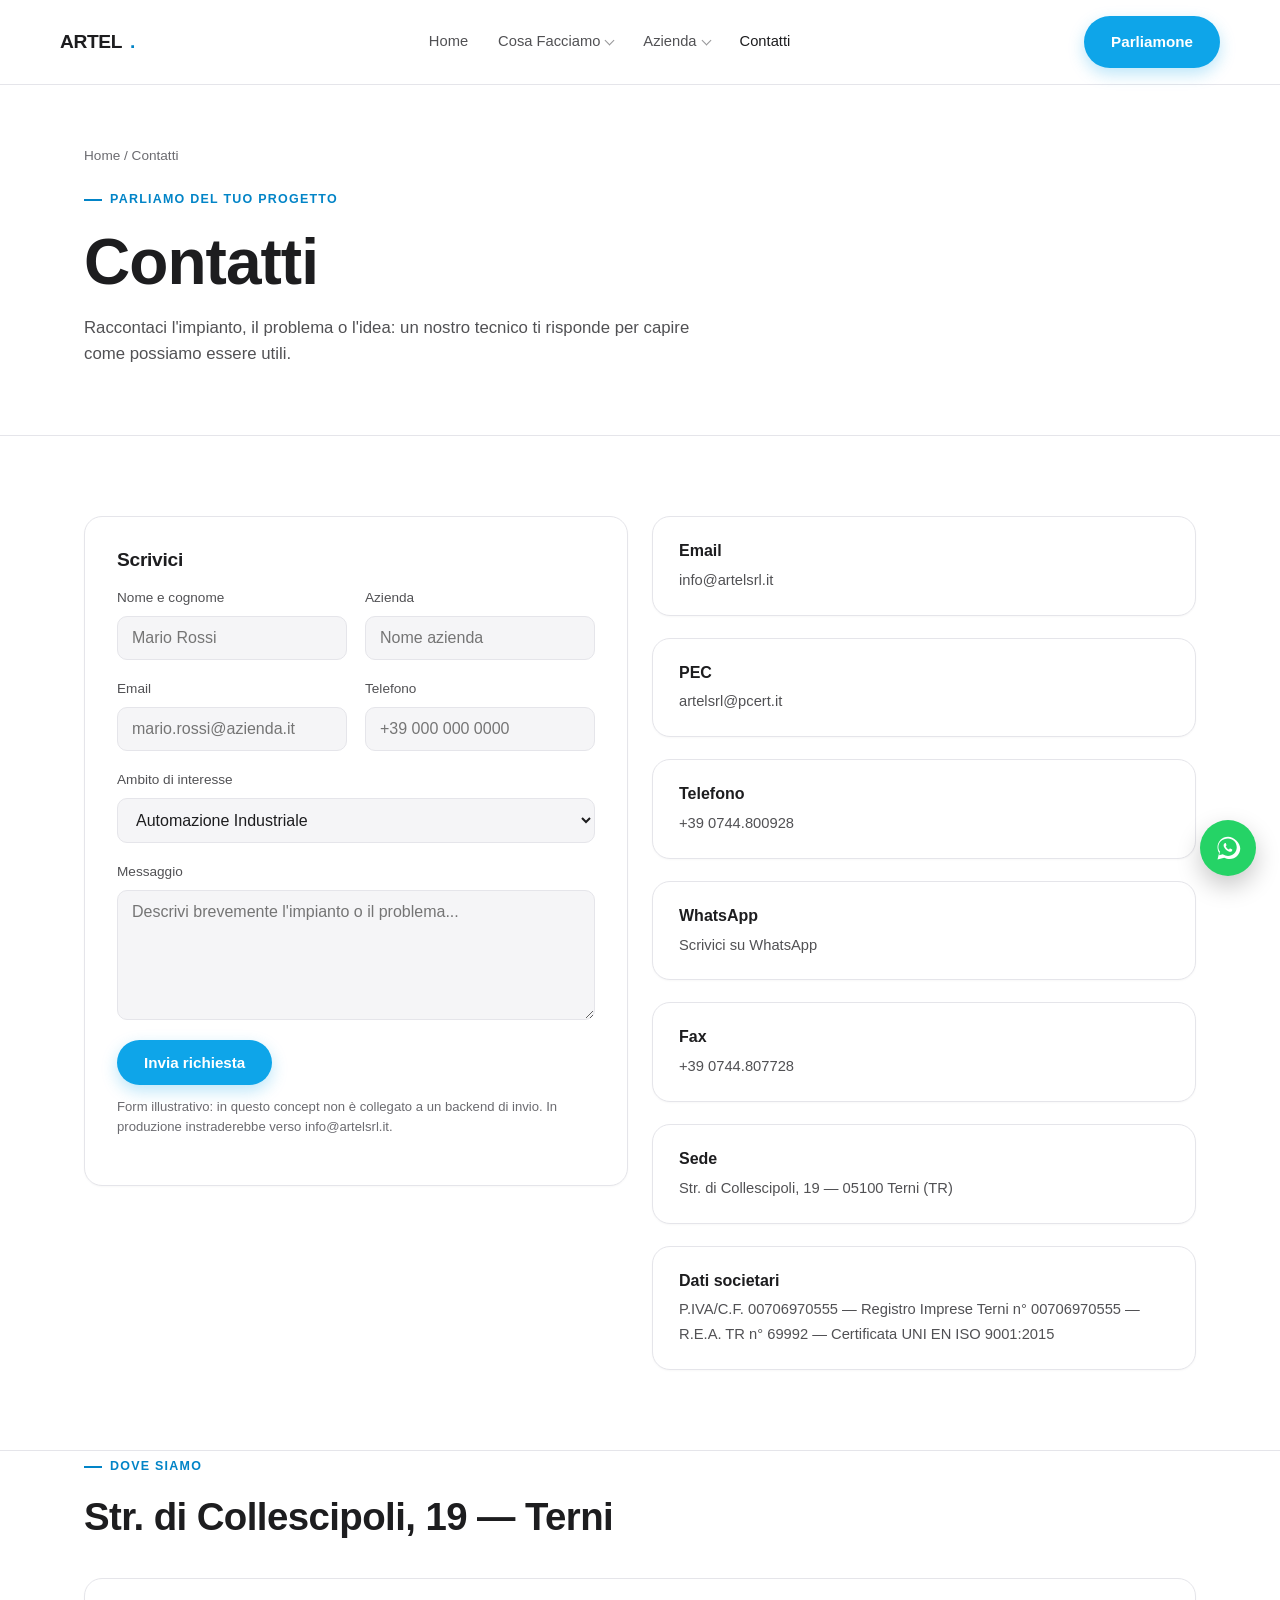
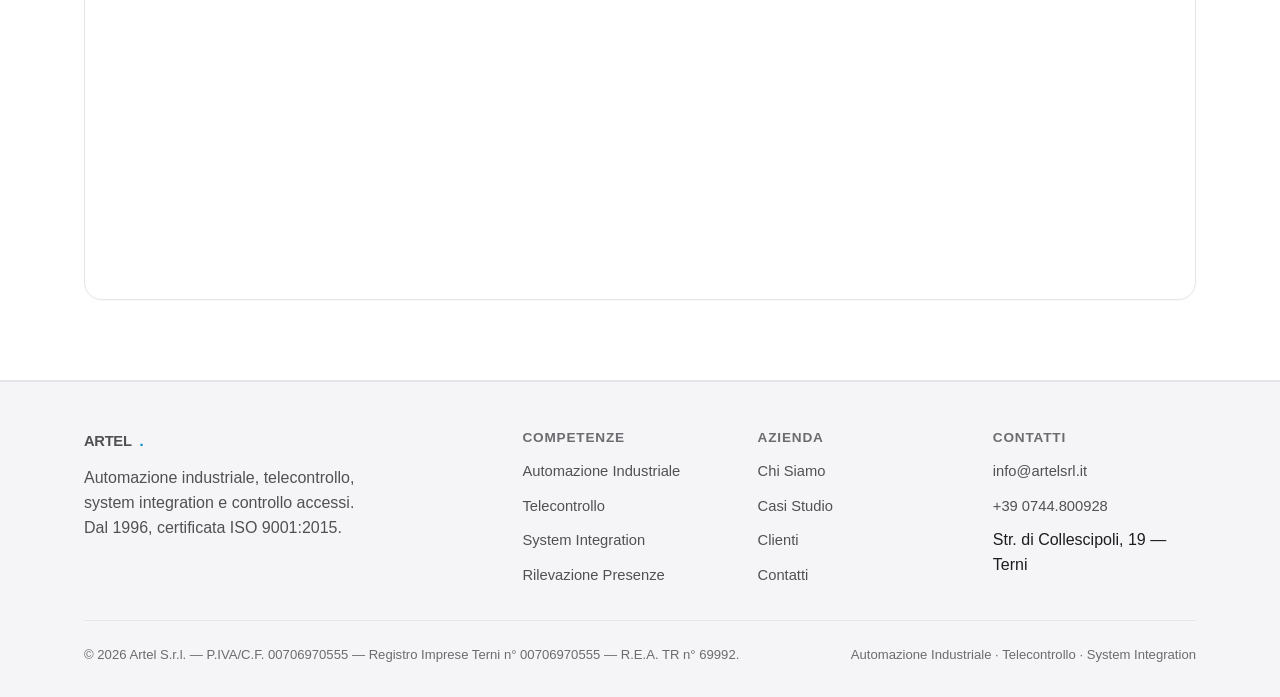
<file: contatti.html>
<!doctype html>
<html lang="it">
<head>
<meta charset="UTF-8">
<meta name="viewport" content="width=device-width, initial-scale=1.0">
<link rel="icon" type="image/svg+xml" href="favicon.svg">
<link rel="apple-touch-icon" href="apple-touch-icon.png">
<meta name="theme-color" content="#ffffff">
<title>Contatti | Artel S.r.l.</title>
<meta name="description" content="Contatta Artel S.r.l., Str. di Collescipoli 19, Terni. Tel +39 0744.800928 — info@artelsrl.it.">
<link rel="canonical" href="https://shanjitsingh.github.io/artel-srl-redesign/contatti.html">
<meta property="og:type" content="website">
<meta property="og:locale" content="it_IT">
<meta property="og:title" content="Contatti | Artel S.r.l.">
<meta property="og:description" content="Contatta Artel S.r.l., Str. di Collescipoli 19, Terni. Tel +39 0744.800928 — info@artelsrl.it.">
<meta property="og:url" content="https://shanjitsingh.github.io/artel-srl-redesign/contatti.html">
<link rel="stylesheet" href="css/style.css">
</head>
<body>

<header class="site-header">
  <div class="wrap nav">
    <a href="index.html" class="logo">ARTEL<span>.</span></a>
    <ul class="nav-links">
      <li><a href="index.html">Home</a></li>
      <li class="nav-dropdown">
        <details>
          <summary>Cosa Facciamo</summary>
          <div class="dropdown-panel">
            <a href="automazione-industriale.html">Automazione Industriale</a>
            <a href="telecontrollo.html">Telecontrollo</a>
            <a href="system-integration.html">System Integration</a>
            <a href="rilevazione-presenze.html">Rilevazione Presenze</a>
          </div>
        </details>
      </li>
      <li class="nav-dropdown">
        <details>
          <summary>Azienda</summary>
          <div class="dropdown-panel">
            <a href="chi-siamo.html">Chi Siamo</a>
            <a href="casi-studio.html">Casi Studio</a>
            <a href="clienti.html">Clienti</a>
          </div>
        </details>
      </li>
      <li><a href="contatti.html" class="active">Contatti</a></li>
    </ul>
    <div class="nav-cta">
      <a href="contatti.html" class="btn btn-primary">Parliamone</a>
      <button class="nav-toggle" aria-label="Menu">☰</button>
    </div>
  </div>
</header>

<section class="page-hero">
  <div class="wrap">
    <div class="breadcrumb"><a href="index.html">Home</a> / Contatti</div>
    <span class="eyebrow">Parliamo del tuo progetto</span>
    <h1>Contatti</h1>
    <p>Raccontaci l'impianto, il problema o l'idea: un nostro tecnico ti risponde per capire come possiamo essere utili.</p>
  </div>
</section>

<section>
  <div class="wrap grid-2" style="align-items:start;">
    <div class="card">
      <h3>Scrivici</h3>
      <form>
        <div class="form-grid">
          <div class="field">
            <label for="nome">Nome e cognome</label>
            <input type="text" id="nome" name="nome" placeholder="Mario Rossi" required>
          </div>
          <div class="field">
            <label for="azienda">Azienda</label>
            <input type="text" id="azienda" name="azienda" placeholder="Nome azienda">
          </div>
          <div class="field">
            <label for="email">Email</label>
            <input type="email" id="email" name="email" placeholder="mario.rossi@azienda.it" required>
          </div>
          <div class="field">
            <label for="telefono">Telefono</label>
            <input type="tel" id="telefono" name="telefono" placeholder="+39 000 000 0000">
          </div>
          <div class="field full">
            <label for="ambito">Ambito di interesse</label>
            <select id="ambito" name="ambito">
              <option>Automazione Industriale</option>
              <option>Telecontrollo</option>
              <option>System Integration</option>
              <option>Rilevazione Presenze / Controllo Accessi</option>
              <option>Non lo so ancora</option>
            </select>
          </div>
          <div class="field full">
            <label for="messaggio">Messaggio</label>
            <textarea id="messaggio" name="messaggio" placeholder="Descrivi brevemente l'impianto o il problema..."></textarea>
          </div>
        </div>
        <button type="submit" class="btn btn-primary" style="margin-top:20px;">Invia richiesta</button>
        <p class="form-note">Form illustrativo: in questo concept non è collegato a un backend di invio. In produzione instraderebbe verso info@artelsrl.it.</p>
      </form>
    </div>

    <div class="info-list">
      <div class="card">
        <strong>Email</strong>
        <span><a href="mailto:info@artelsrl.it">info@artelsrl.it</a></span>
      </div>
      <div class="card">
        <strong>PEC</strong>
        <span><a href="mailto:artelsrl@pcert.it">artelsrl@pcert.it</a></span>
      </div>
      <div class="card">
        <strong>Telefono</strong>
        <span><a href="tel:+390744800928">+39 0744.800928</a></span>
      </div>
      <div class="card">
        <strong>WhatsApp</strong>
        <span><a href="https://wa.me/390744800928" target="_blank" rel="noopener">Scrivici su WhatsApp</a></span>
      </div>
      <div class="card">
        <strong>Fax</strong>
        <span>+39 0744.807728</span>
      </div>
      <div class="card">
        <strong>Sede</strong>
        <span>Str. di Collescipoli, 19 — 05100 Terni (TR)</span>
      </div>
      <div class="card">
        <strong>Dati societari</strong>
        <span>P.IVA/C.F. 00706970555 — Registro Imprese Terni n° 00706970555 — R.E.A. TR n° 69992 — Certificata UNI EN ISO 9001:2015</span>
      </div>
    </div>
  </div>
</section>

<section class="section-alt" style="padding-top:0;">
  <div class="wrap">
    <div class="section-head">
      <span class="eyebrow">Dove siamo</span>
      <h2>Str. di Collescipoli, 19 — Terni</h2>
    </div>
    <div class="map-embed">
      <iframe src="https://www.google.com/maps?q=Str.+di+Collescipoli,+19,+05100+Terni+TR&output=embed" loading="lazy" referrerpolicy="no-referrer-when-downgrade" title="Mappa: sede Artel S.r.l., Str. di Collescipoli 19, Terni"></iframe>
    </div>
  </div>
</section>

<footer>
  <div class="wrap">
    <div class="footer-grid">
      <div>
        <a href="index.html" class="logo">ARTEL<span>.</span></a>
        <p style="margin-top:14px; max-width:280px;">Automazione industriale, telecontrollo, system integration e controllo accessi. Dal 1996, certificata ISO 9001:2015.</p>
      </div>
      <div>
        <h4>Competenze</h4>
        <ul>
          <li><a href="automazione-industriale.html">Automazione Industriale</a></li>
          <li><a href="telecontrollo.html">Telecontrollo</a></li>
          <li><a href="system-integration.html">System Integration</a></li>
          <li><a href="rilevazione-presenze.html">Rilevazione Presenze</a></li>
        </ul>
      </div>
      <div>
        <h4>Azienda</h4>
        <ul>
          <li><a href="chi-siamo.html">Chi Siamo</a></li>
          <li><a href="casi-studio.html">Casi Studio</a></li>
          <li><a href="clienti.html">Clienti</a></li>
          <li><a href="contatti.html">Contatti</a></li>
        </ul>
      </div>
      <div>
        <h4>Contatti</h4>
        <ul>
          <li><a href="mailto:info@artelsrl.it">info@artelsrl.it</a></li>
          <li><a href="tel:+390744800928">+39 0744.800928</a></li>
          <li>Str. di Collescipoli, 19 — Terni</li>
        </ul>
      </div>
    </div>
    <div class="footer-bottom">
      <span>© 2026 Artel S.r.l. — P.IVA/C.F. 00706970555 — Registro Imprese Terni n° 00706970555 — R.E.A. TR n° 69992.</span>
      <span>Automazione Industriale · Telecontrollo · System Integration</span>
    </div>
  </div>
</footer>

<a class="whatsapp-fab" href="https://wa.me/390744800928" target="_blank" rel="noopener" aria-label="Scrivici su WhatsApp">
  <svg viewBox="0 0 32 32" xmlns="http://www.w3.org/2000/svg"><path d="M16 3C9.4 3 4 8.4 4 15c0 2.4.7 4.6 1.9 6.5L4 29l7.7-2c1.9 1 4 1.6 6.3 1.6 6.6 0 12-5.4 12-12S22.6 3 16 3zm0 2c5.5 0 10 4.5 10 10s-4.5 10-10 10c-2 0-3.9-.6-5.5-1.6l-.4-.2-4.3 1.1 1.1-4.2-.2-.4C5.6 18.4 5 16.7 5 15c0-5.5 4.5-10 11-10zm-3.4 5.6c-.2 0-.5 0-.7.3-.2.2-.9.9-.9 2.2s.9 2.5 1 2.7c.1.2 1.7 2.8 4.2 3.8 2 .8 2.4.7 2.8.6.5-.1 1.5-.6 1.7-1.2.2-.6.2-1.1.2-1.2-.1-.1-.3-.2-.6-.4l-1.7-.8c-.2-.1-.4-.1-.6.1l-.7.9c-.1.1-.3.2-.5.1-.6-.3-1.6-.9-2.3-1.8-.5-.7-.9-1.4-1-1.6-.1-.2 0-.4.1-.5l.6-.7c.1-.2.2-.4.1-.6l-.8-1.9c-.1-.2-.3-.4-.5-.4h-.4z"/></svg>
</a>

<script src="js/main.js"></script>
</body>
</html>
</file>
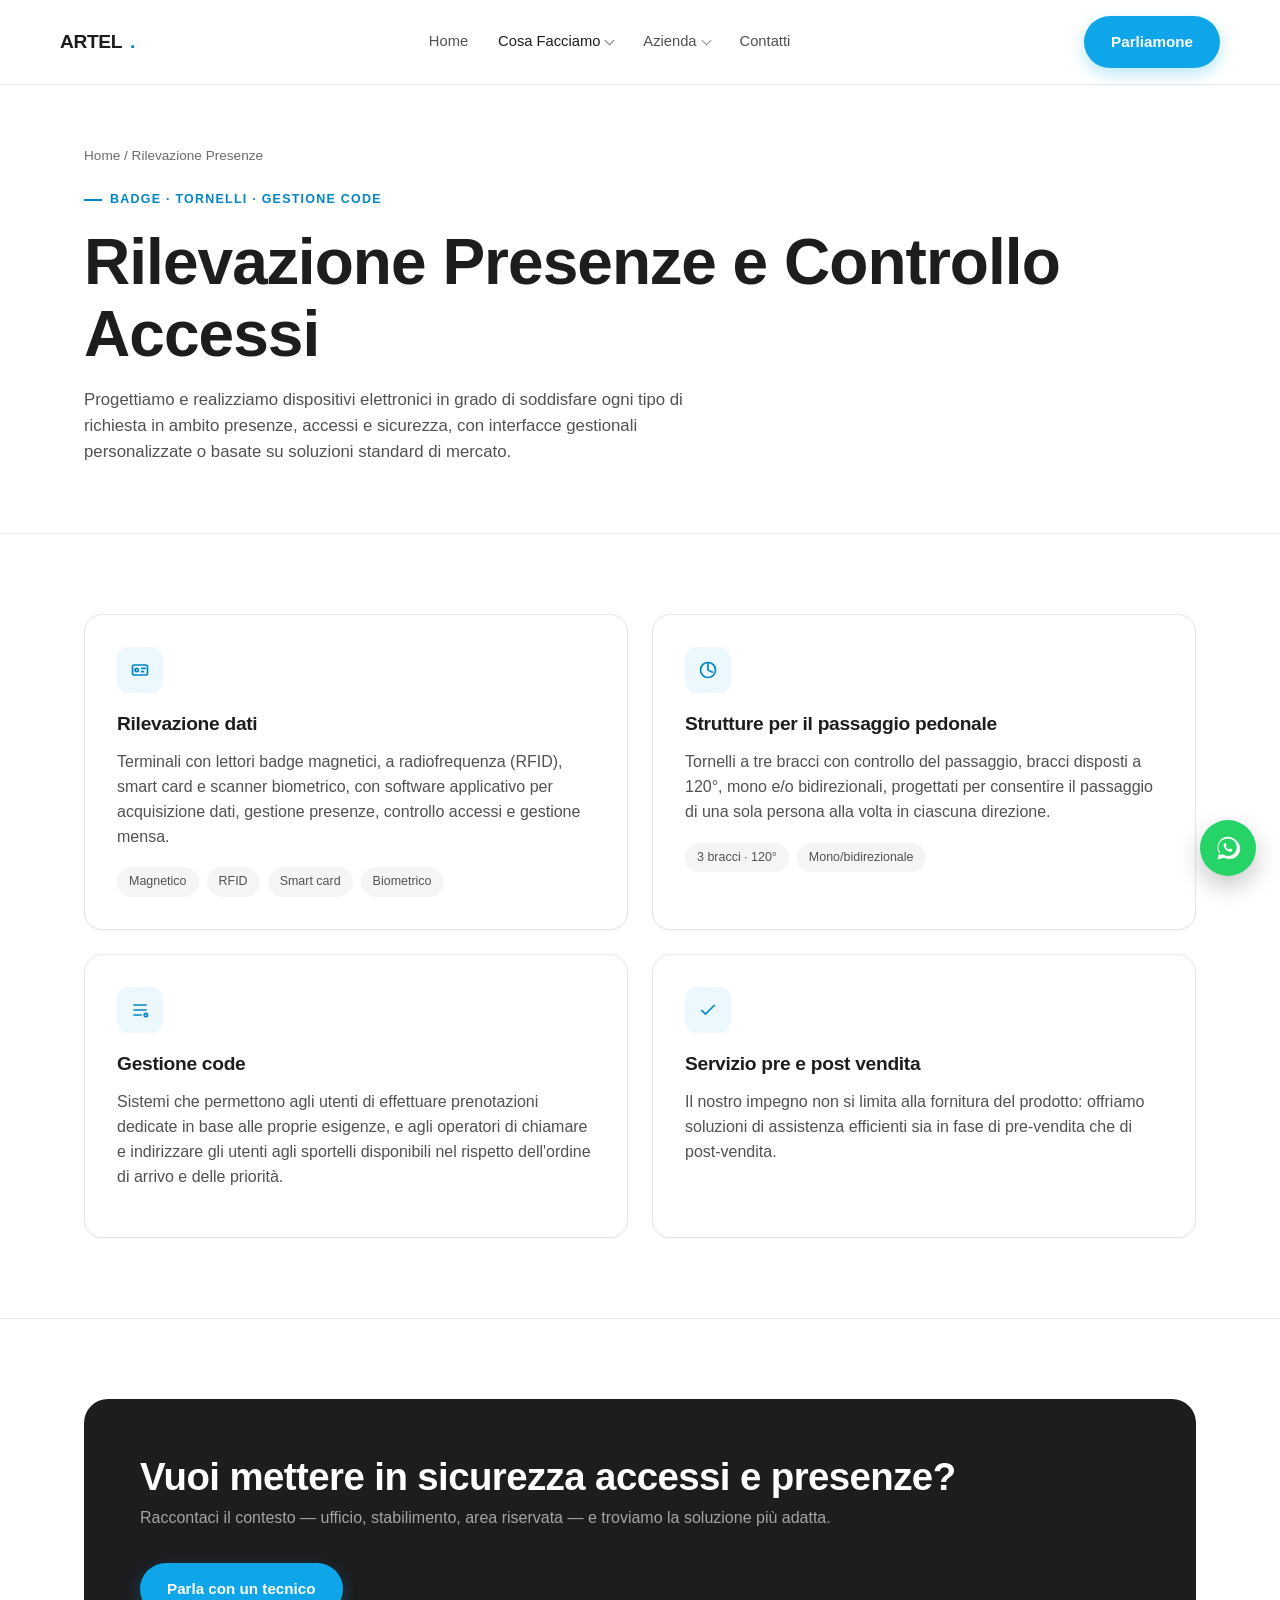
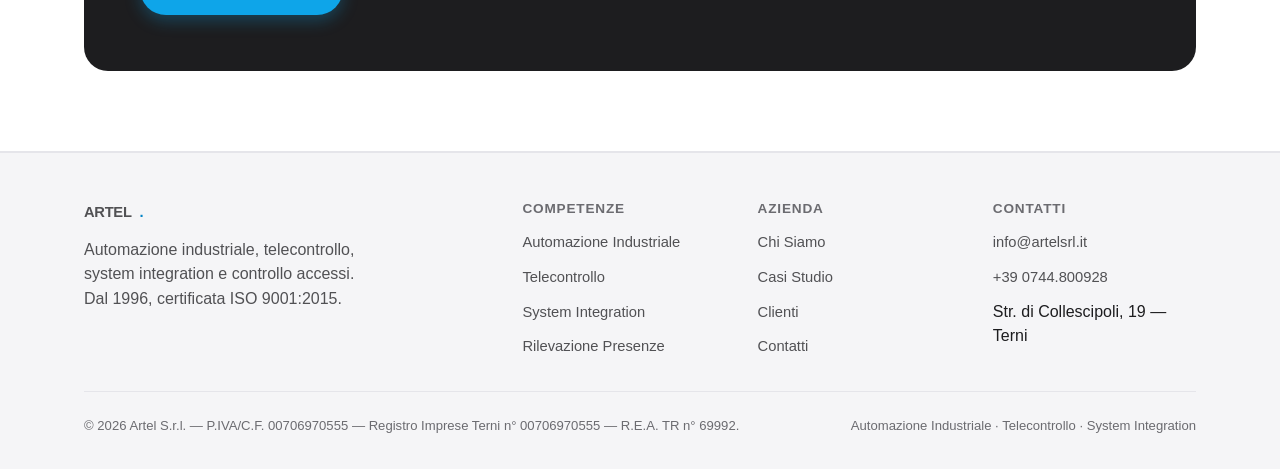
<file: rilevazione-presenze.html>
<!doctype html>
<html lang="it">
<head>
<meta charset="UTF-8">
<meta name="viewport" content="width=device-width, initial-scale=1.0">
<link rel="icon" type="image/svg+xml" href="favicon.svg">
<link rel="apple-touch-icon" href="apple-touch-icon.png">
<meta name="theme-color" content="#ffffff">
<title>Rilevazione Presenze e Controllo Accessi | Artel S.r.l.</title>
<meta name="description" content="Terminali badge magnetici, RFID, smart card e biometrici. Tornelli a tre bracci e sistemi di gestione code per uffici e stabilimenti.">
<link rel="canonical" href="https://shanjitsingh.github.io/artel-srl-redesign/rilevazione-presenze.html">
<meta property="og:type" content="website">
<meta property="og:locale" content="it_IT">
<meta property="og:title" content="Rilevazione Presenze e Controllo Accessi | Artel S.r.l.">
<meta property="og:description" content="Terminali badge magnetici, RFID, smart card e biometrici. Tornelli a tre bracci e sistemi di gestione code per uffici e stabilimenti.">
<meta property="og:url" content="https://shanjitsingh.github.io/artel-srl-redesign/rilevazione-presenze.html">
<link rel="stylesheet" href="css/style.css">
</head>
<body>

<header class="site-header">
  <div class="wrap nav">
    <a href="index.html" class="logo">ARTEL<span>.</span></a>
    <ul class="nav-links">
      <li><a href="index.html">Home</a></li>
      <li class="nav-dropdown">
        <details>
          <summary class="active">Cosa Facciamo</summary>
          <div class="dropdown-panel">
            <a href="automazione-industriale.html">Automazione Industriale</a>
            <a href="telecontrollo.html">Telecontrollo</a>
            <a href="system-integration.html">System Integration</a>
            <a href="rilevazione-presenze.html" class="active">Rilevazione Presenze</a>
          </div>
        </details>
      </li>
      <li class="nav-dropdown">
        <details>
          <summary>Azienda</summary>
          <div class="dropdown-panel">
            <a href="chi-siamo.html">Chi Siamo</a>
            <a href="casi-studio.html">Casi Studio</a>
            <a href="clienti.html">Clienti</a>
          </div>
        </details>
      </li>
      <li><a href="contatti.html">Contatti</a></li>
    </ul>
    <div class="nav-cta">
      <a href="contatti.html" class="btn btn-primary">Parliamone</a>
      <button class="nav-toggle" aria-label="Menu">☰</button>
    </div>
  </div>
</header>

<section class="page-hero">
  <div class="wrap">
    <div class="breadcrumb"><a href="index.html">Home</a> / Rilevazione Presenze</div>
    <span class="eyebrow">Badge · Tornelli · Gestione Code</span>
    <h1>Rilevazione Presenze e Controllo Accessi</h1>
    <p>Progettiamo e realizziamo dispositivi elettronici in grado di soddisfare ogni tipo di richiesta in ambito presenze, accessi e sicurezza, con interfacce gestionali personalizzate o basate su soluzioni standard di mercato.</p>
  </div>
</section>

<section>
  <div class="wrap">
    <div class="grid-2">
      <div class="card">
        <div class="icon"><svg width="20" height="20" viewBox="0 0 24 24" fill="none" stroke="currentColor" stroke-width="2"><rect x="3" y="6" width="18" height="12" rx="2"/><circle cx="8" cy="12" r="2"/><path d="M13 10h6M13 14h4"/></svg></div>
        <h3>Rilevazione dati</h3>
        <p>Terminali con lettori badge magnetici, a radiofrequenza (RFID), smart card e scanner biometrico, con software applicativo per acquisizione dati, gestione presenze, controllo accessi e gestione mensa.</p>
        <div class="tag-list">
          <span class="tag">Magnetico</span><span class="tag">RFID</span><span class="tag">Smart card</span><span class="tag">Biometrico</span>
        </div>
      </div>
      <div class="card">
        <div class="icon"><svg width="20" height="20" viewBox="0 0 24 24" fill="none" stroke="currentColor" stroke-width="2"><circle cx="12" cy="12" r="9"/><path d="M12 3v9l6 3"/></svg></div>
        <h3>Strutture per il passaggio pedonale</h3>
        <p>Tornelli a tre bracci con controllo del passaggio, bracci disposti a 120°, mono e/o bidirezionali, progettati per consentire il passaggio di una sola persona alla volta in ciascuna direzione.</p>
        <div class="tag-list">
          <span class="tag">3 bracci · 120°</span><span class="tag">Mono/bidirezionale</span>
        </div>
      </div>
      <div class="card">
        <div class="icon"><svg width="20" height="20" viewBox="0 0 24 24" fill="none" stroke="currentColor" stroke-width="2"><path d="M4 6h16M4 12h16M4 18h10"/><circle cx="19" cy="18" r="2"/></svg></div>
        <h3>Gestione code</h3>
        <p>Sistemi che permettono agli utenti di effettuare prenotazioni dedicate in base alle proprie esigenze, e agli operatori di chiamare e indirizzare gli utenti agli sportelli disponibili nel rispetto dell'ordine di arrivo e delle priorità.</p>
      </div>
      <div class="card">
        <div class="icon"><svg width="20" height="20" viewBox="0 0 24 24" fill="none" stroke="currentColor" stroke-width="2"><path d="M20 6L9 17l-5-5"/></svg></div>
        <h3>Servizio pre e post vendita</h3>
        <p>Il nostro impegno non si limita alla fornitura del prodotto: offriamo soluzioni di assistenza efficienti sia in fase di pre-vendita che di post-vendita.</p>
      </div>
    </div>
  </div>
</section>

<section class="section-alt">
  <div class="wrap">
    <div class="cta-band">
      <div>
        <h2>Vuoi mettere in sicurezza accessi e presenze?</h2>
        <p>Raccontaci il contesto — ufficio, stabilimento, area riservata — e troviamo la soluzione più adatta.</p>
      </div>
      <a href="contatti.html" class="btn btn-primary">Parla con un tecnico</a>
    </div>
  </div>
</section>

<footer>
  <div class="wrap">
    <div class="footer-grid">
      <div>
        <a href="index.html" class="logo">ARTEL<span>.</span></a>
        <p style="margin-top:14px; max-width:280px;">Automazione industriale, telecontrollo, system integration e controllo accessi. Dal 1996, certificata ISO 9001:2015.</p>
      </div>
      <div>
        <h4>Competenze</h4>
        <ul>
          <li><a href="automazione-industriale.html">Automazione Industriale</a></li>
          <li><a href="telecontrollo.html">Telecontrollo</a></li>
          <li><a href="system-integration.html">System Integration</a></li>
          <li><a href="rilevazione-presenze.html">Rilevazione Presenze</a></li>
        </ul>
      </div>
      <div>
        <h4>Azienda</h4>
        <ul>
          <li><a href="chi-siamo.html">Chi Siamo</a></li>
          <li><a href="casi-studio.html">Casi Studio</a></li>
          <li><a href="clienti.html">Clienti</a></li>
          <li><a href="contatti.html">Contatti</a></li>
        </ul>
      </div>
      <div>
        <h4>Contatti</h4>
        <ul>
          <li><a href="mailto:info@artelsrl.it">info@artelsrl.it</a></li>
          <li><a href="tel:+390744800928">+39 0744.800928</a></li>
          <li>Str. di Collescipoli, 19 — Terni</li>
        </ul>
      </div>
    </div>
    <div class="footer-bottom">
      <span>© 2026 Artel S.r.l. — P.IVA/C.F. 00706970555 — Registro Imprese Terni n° 00706970555 — R.E.A. TR n° 69992.</span>
      <span>Automazione Industriale · Telecontrollo · System Integration</span>
    </div>
  </div>
</footer>

<a class="whatsapp-fab" href="https://wa.me/390744800928" target="_blank" rel="noopener" aria-label="Scrivici su WhatsApp">
  <svg viewBox="0 0 32 32" xmlns="http://www.w3.org/2000/svg"><path d="M16 3C9.4 3 4 8.4 4 15c0 2.4.7 4.6 1.9 6.5L4 29l7.7-2c1.9 1 4 1.6 6.3 1.6 6.6 0 12-5.4 12-12S22.6 3 16 3zm0 2c5.5 0 10 4.5 10 10s-4.5 10-10 10c-2 0-3.9-.6-5.5-1.6l-.4-.2-4.3 1.1 1.1-4.2-.2-.4C5.6 18.4 5 16.7 5 15c0-5.5 4.5-10 11-10zm-3.4 5.6c-.2 0-.5 0-.7.3-.2.2-.9.9-.9 2.2s.9 2.5 1 2.7c.1.2 1.7 2.8 4.2 3.8 2 .8 2.4.7 2.8.6.5-.1 1.5-.6 1.7-1.2.2-.6.2-1.1.2-1.2-.1-.1-.3-.2-.6-.4l-1.7-.8c-.2-.1-.4-.1-.6.1l-.7.9c-.1.1-.3.2-.5.1-.6-.3-1.6-.9-2.3-1.8-.5-.7-.9-1.4-1-1.6-.1-.2 0-.4.1-.5l.6-.7c.1-.2.2-.4.1-.6l-.8-1.9c-.1-.2-.3-.4-.5-.4h-.4z"/></svg>
</a>

<script src="js/main.js"></script>
</body>
</html>
</file>
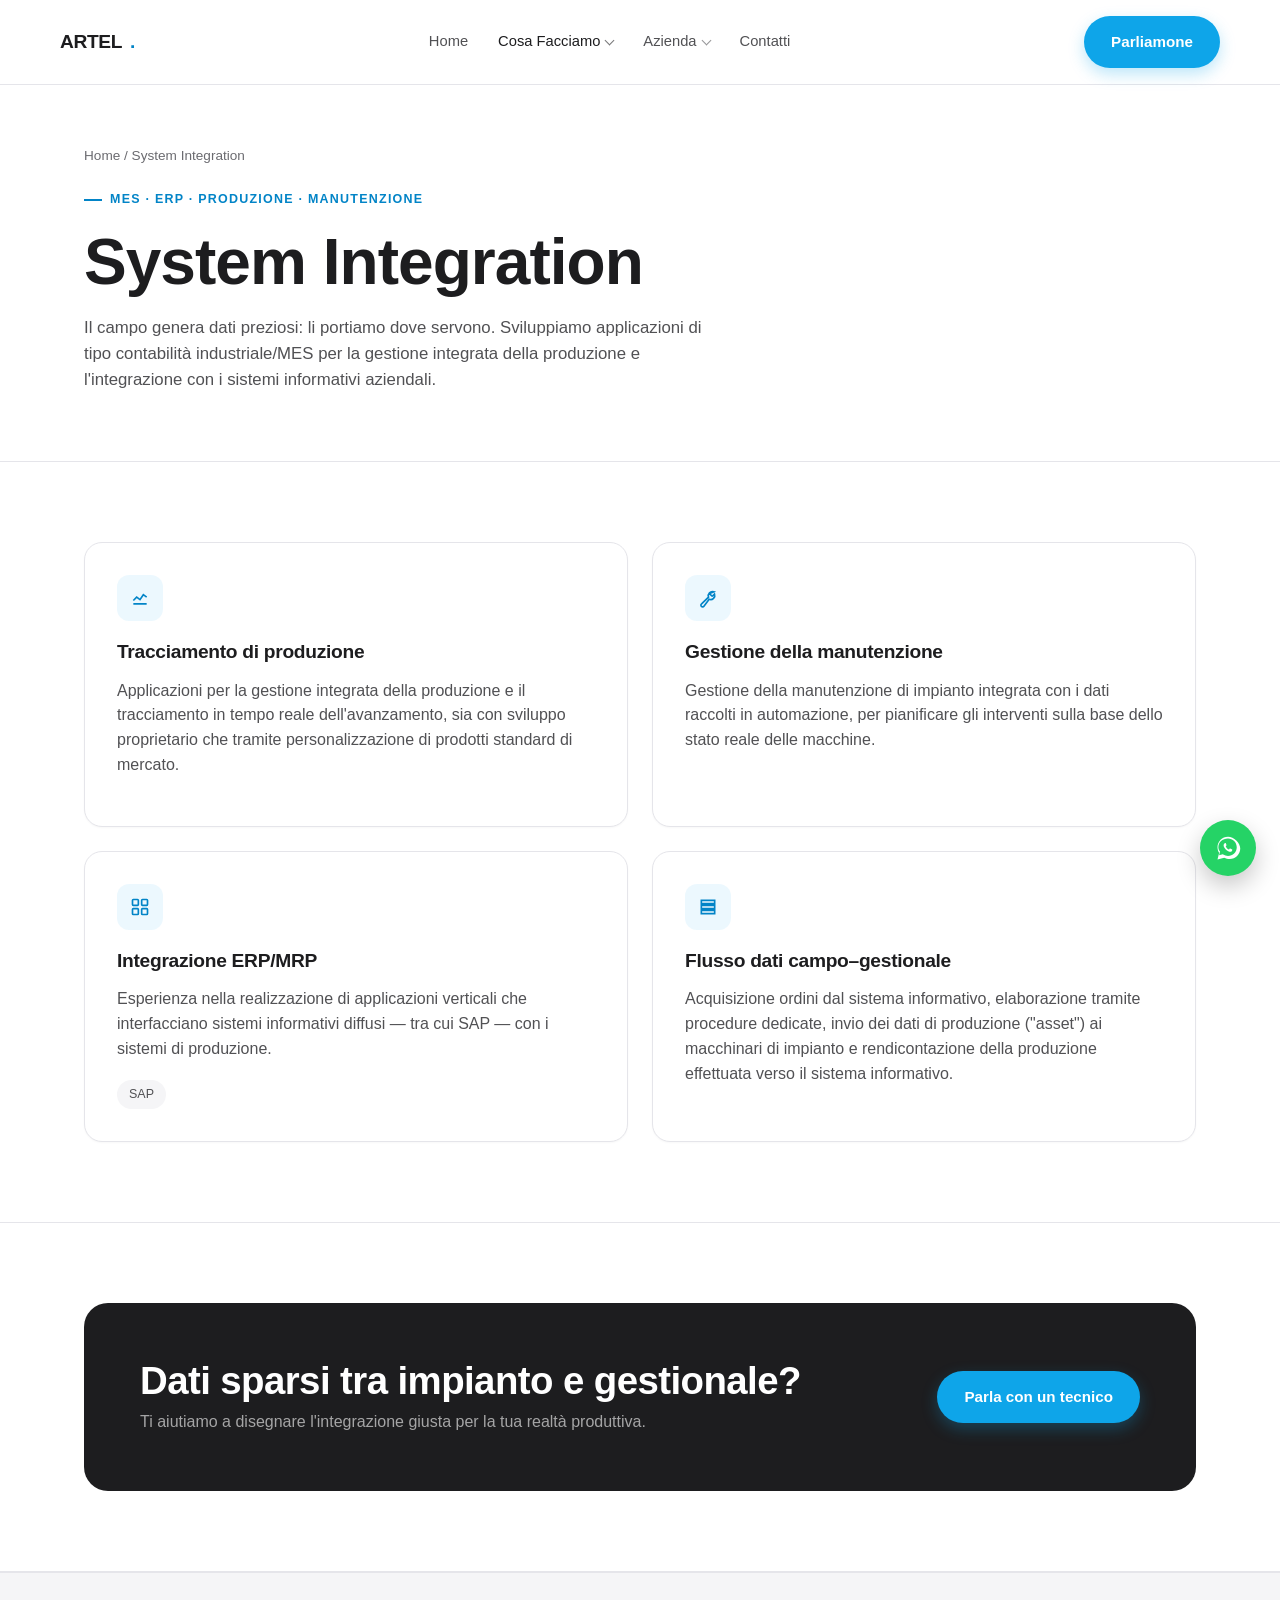
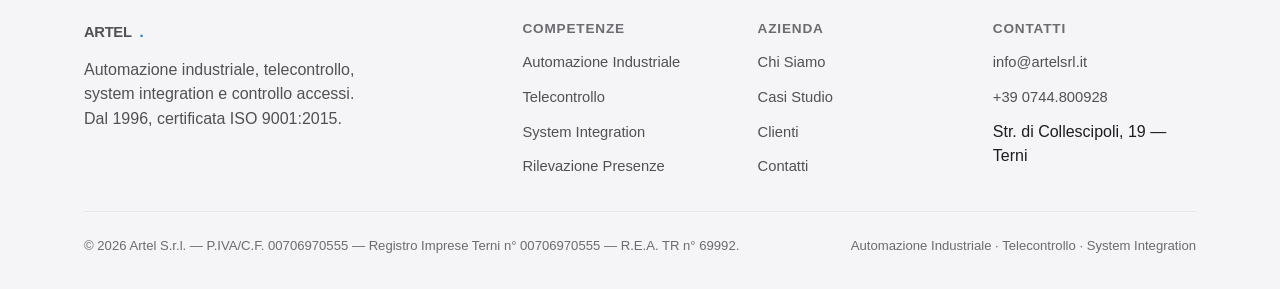
<file: system-integration.html>
<!doctype html>
<html lang="it">
<head>
<meta charset="UTF-8">
<meta name="viewport" content="width=device-width, initial-scale=1.0">
<link rel="icon" type="image/svg+xml" href="favicon.svg">
<link rel="apple-touch-icon" href="apple-touch-icon.png">
<meta name="theme-color" content="#ffffff">
<title>System Integration — MES, ERP, Produzione, Manutenzione | Artel S.r.l.</title>
<meta name="description" content="Integrazione tra automazione, MES ed ERP: tracciamento di produzione, gestione della manutenzione e interfacciamento con sistemi informativi come SAP.">
<link rel="canonical" href="https://shanjitsingh.github.io/artel-srl-redesign/system-integration.html">
<meta property="og:type" content="website">
<meta property="og:locale" content="it_IT">
<meta property="og:title" content="System Integration — MES, ERP, Produzione, Manutenzione | Artel S.r.l.">
<meta property="og:description" content="Integrazione tra automazione, MES ed ERP: tracciamento di produzione, gestione della manutenzione e interfacciamento con sistemi informativi come SAP.">
<meta property="og:url" content="https://shanjitsingh.github.io/artel-srl-redesign/system-integration.html">
<link rel="stylesheet" href="css/style.css">
</head>
<body>

<header class="site-header">
  <div class="wrap nav">
    <a href="index.html" class="logo">ARTEL<span>.</span></a>
    <ul class="nav-links">
      <li><a href="index.html">Home</a></li>
      <li class="nav-dropdown">
        <details>
          <summary class="active">Cosa Facciamo</summary>
          <div class="dropdown-panel">
            <a href="automazione-industriale.html">Automazione Industriale</a>
            <a href="telecontrollo.html">Telecontrollo</a>
            <a href="system-integration.html" class="active">System Integration</a>
            <a href="rilevazione-presenze.html">Rilevazione Presenze</a>
          </div>
        </details>
      </li>
      <li class="nav-dropdown">
        <details>
          <summary>Azienda</summary>
          <div class="dropdown-panel">
            <a href="chi-siamo.html">Chi Siamo</a>
            <a href="casi-studio.html">Casi Studio</a>
            <a href="clienti.html">Clienti</a>
          </div>
        </details>
      </li>
      <li><a href="contatti.html">Contatti</a></li>
    </ul>
    <div class="nav-cta">
      <a href="contatti.html" class="btn btn-primary">Parliamone</a>
      <button class="nav-toggle" aria-label="Menu">☰</button>
    </div>
  </div>
</header>

<section class="page-hero">
  <div class="wrap">
    <div class="breadcrumb"><a href="index.html">Home</a> / System Integration</div>
    <span class="eyebrow">MES · ERP · Produzione · Manutenzione</span>
    <h1>System Integration</h1>
    <p>Il campo genera dati preziosi: li portiamo dove servono. Sviluppiamo applicazioni di tipo contabilità industriale/MES per la gestione integrata della produzione e l'integrazione con i sistemi informativi aziendali.</p>
  </div>
</section>

<section>
  <div class="wrap">
    <div class="grid-2">
      <div class="card">
        <div class="icon"><svg width="20" height="20" viewBox="0 0 24 24" fill="none" stroke="currentColor" stroke-width="2"><path d="M4 19h16M4 15l4-4 4 3 4-6 4 3"/></svg></div>
        <h3>Tracciamento di produzione</h3>
        <p>Applicazioni per la gestione integrata della produzione e il tracciamento in tempo reale dell'avanzamento, sia con sviluppo proprietario che tramite personalizzazione di prodotti standard di mercato.</p>
      </div>
      <div class="card">
        <div class="icon"><svg width="20" height="20" viewBox="0 0 24 24" fill="none" stroke="currentColor" stroke-width="2"><path d="M14.7 6.3a1 1 0 0 0 0 1.4l1.6 1.6a1 1 0 0 0 1.4 0l2.1-2.1a5 5 0 0 1-6.4 6.4L7.1 21.9a2 2 0 1 1-2.8-2.8L12.6 11a5 5 0 0 1 6.4-6.4z"/></svg></div>
        <h3>Gestione della manutenzione</h3>
        <p>Gestione della manutenzione di impianto integrata con i dati raccolti in automazione, per pianificare gli interventi sulla base dello stato reale delle macchine.</p>
      </div>
      <div class="card">
        <div class="icon"><svg width="20" height="20" viewBox="0 0 24 24" fill="none" stroke="currentColor" stroke-width="2"><rect x="3" y="3" width="7" height="7" rx="1"/><rect x="14" y="3" width="7" height="7" rx="1"/><rect x="14" y="14" width="7" height="7" rx="1"/><rect x="3" y="14" width="7" height="7" rx="1"/></svg></div>
        <h3>Integrazione ERP/MRP</h3>
        <p>Esperienza nella realizzazione di applicazioni verticali che interfacciano sistemi informativi diffusi — tra cui SAP — con i sistemi di produzione.</p>
        <div class="tag-list"><span class="tag">SAP</span></div>
      </div>
      <div class="card">
        <div class="icon"><svg width="20" height="20" viewBox="0 0 24 24" fill="none" stroke="currentColor" stroke-width="2"><path d="M4 4h16v4H4zM4 10h16v4H4zM4 16h16v4H4z"/></svg></div>
        <h3>Flusso dati campo–gestionale</h3>
        <p>Acquisizione ordini dal sistema informativo, elaborazione tramite procedure dedicate, invio dei dati di produzione ("asset") ai macchinari di impianto e rendicontazione della produzione effettuata verso il sistema informativo.</p>
      </div>
    </div>
  </div>
</section>

<section class="section-alt">
  <div class="wrap">
    <div class="cta-band">
      <div>
        <h2>Dati sparsi tra impianto e gestionale?</h2>
        <p>Ti aiutiamo a disegnare l'integrazione giusta per la tua realtà produttiva.</p>
      </div>
      <a href="contatti.html" class="btn btn-primary">Parla con un tecnico</a>
    </div>
  </div>
</section>

<footer>
  <div class="wrap">
    <div class="footer-grid">
      <div>
        <a href="index.html" class="logo">ARTEL<span>.</span></a>
        <p style="margin-top:14px; max-width:280px;">Automazione industriale, telecontrollo, system integration e controllo accessi. Dal 1996, certificata ISO 9001:2015.</p>
      </div>
      <div>
        <h4>Competenze</h4>
        <ul>
          <li><a href="automazione-industriale.html">Automazione Industriale</a></li>
          <li><a href="telecontrollo.html">Telecontrollo</a></li>
          <li><a href="system-integration.html">System Integration</a></li>
          <li><a href="rilevazione-presenze.html">Rilevazione Presenze</a></li>
        </ul>
      </div>
      <div>
        <h4>Azienda</h4>
        <ul>
          <li><a href="chi-siamo.html">Chi Siamo</a></li>
          <li><a href="casi-studio.html">Casi Studio</a></li>
          <li><a href="clienti.html">Clienti</a></li>
          <li><a href="contatti.html">Contatti</a></li>
        </ul>
      </div>
      <div>
        <h4>Contatti</h4>
        <ul>
          <li><a href="mailto:info@artelsrl.it">info@artelsrl.it</a></li>
          <li><a href="tel:+390744800928">+39 0744.800928</a></li>
          <li>Str. di Collescipoli, 19 — Terni</li>
        </ul>
      </div>
    </div>
    <div class="footer-bottom">
      <span>© 2026 Artel S.r.l. — P.IVA/C.F. 00706970555 — Registro Imprese Terni n° 00706970555 — R.E.A. TR n° 69992.</span>
      <span>Automazione Industriale · Telecontrollo · System Integration</span>
    </div>
  </div>
</footer>

<a class="whatsapp-fab" href="https://wa.me/390744800928" target="_blank" rel="noopener" aria-label="Scrivici su WhatsApp">
  <svg viewBox="0 0 32 32" xmlns="http://www.w3.org/2000/svg"><path d="M16 3C9.4 3 4 8.4 4 15c0 2.4.7 4.6 1.9 6.5L4 29l7.7-2c1.9 1 4 1.6 6.3 1.6 6.6 0 12-5.4 12-12S22.6 3 16 3zm0 2c5.5 0 10 4.5 10 10s-4.5 10-10 10c-2 0-3.9-.6-5.5-1.6l-.4-.2-4.3 1.1 1.1-4.2-.2-.4C5.6 18.4 5 16.7 5 15c0-5.5 4.5-10 11-10zm-3.4 5.6c-.2 0-.5 0-.7.3-.2.2-.9.9-.9 2.2s.9 2.5 1 2.7c.1.2 1.7 2.8 4.2 3.8 2 .8 2.4.7 2.8.6.5-.1 1.5-.6 1.7-1.2.2-.6.2-1.1.2-1.2-.1-.1-.3-.2-.6-.4l-1.7-.8c-.2-.1-.4-.1-.6.1l-.7.9c-.1.1-.3.2-.5.1-.6-.3-1.6-.9-2.3-1.8-.5-.7-.9-1.4-1-1.6-.1-.2 0-.4.1-.5l.6-.7c.1-.2.2-.4.1-.6l-.8-1.9c-.1-.2-.3-.4-.5-.4h-.4z"/></svg>
</a>

<script src="js/main.js"></script>
</body>
</html>
</file>
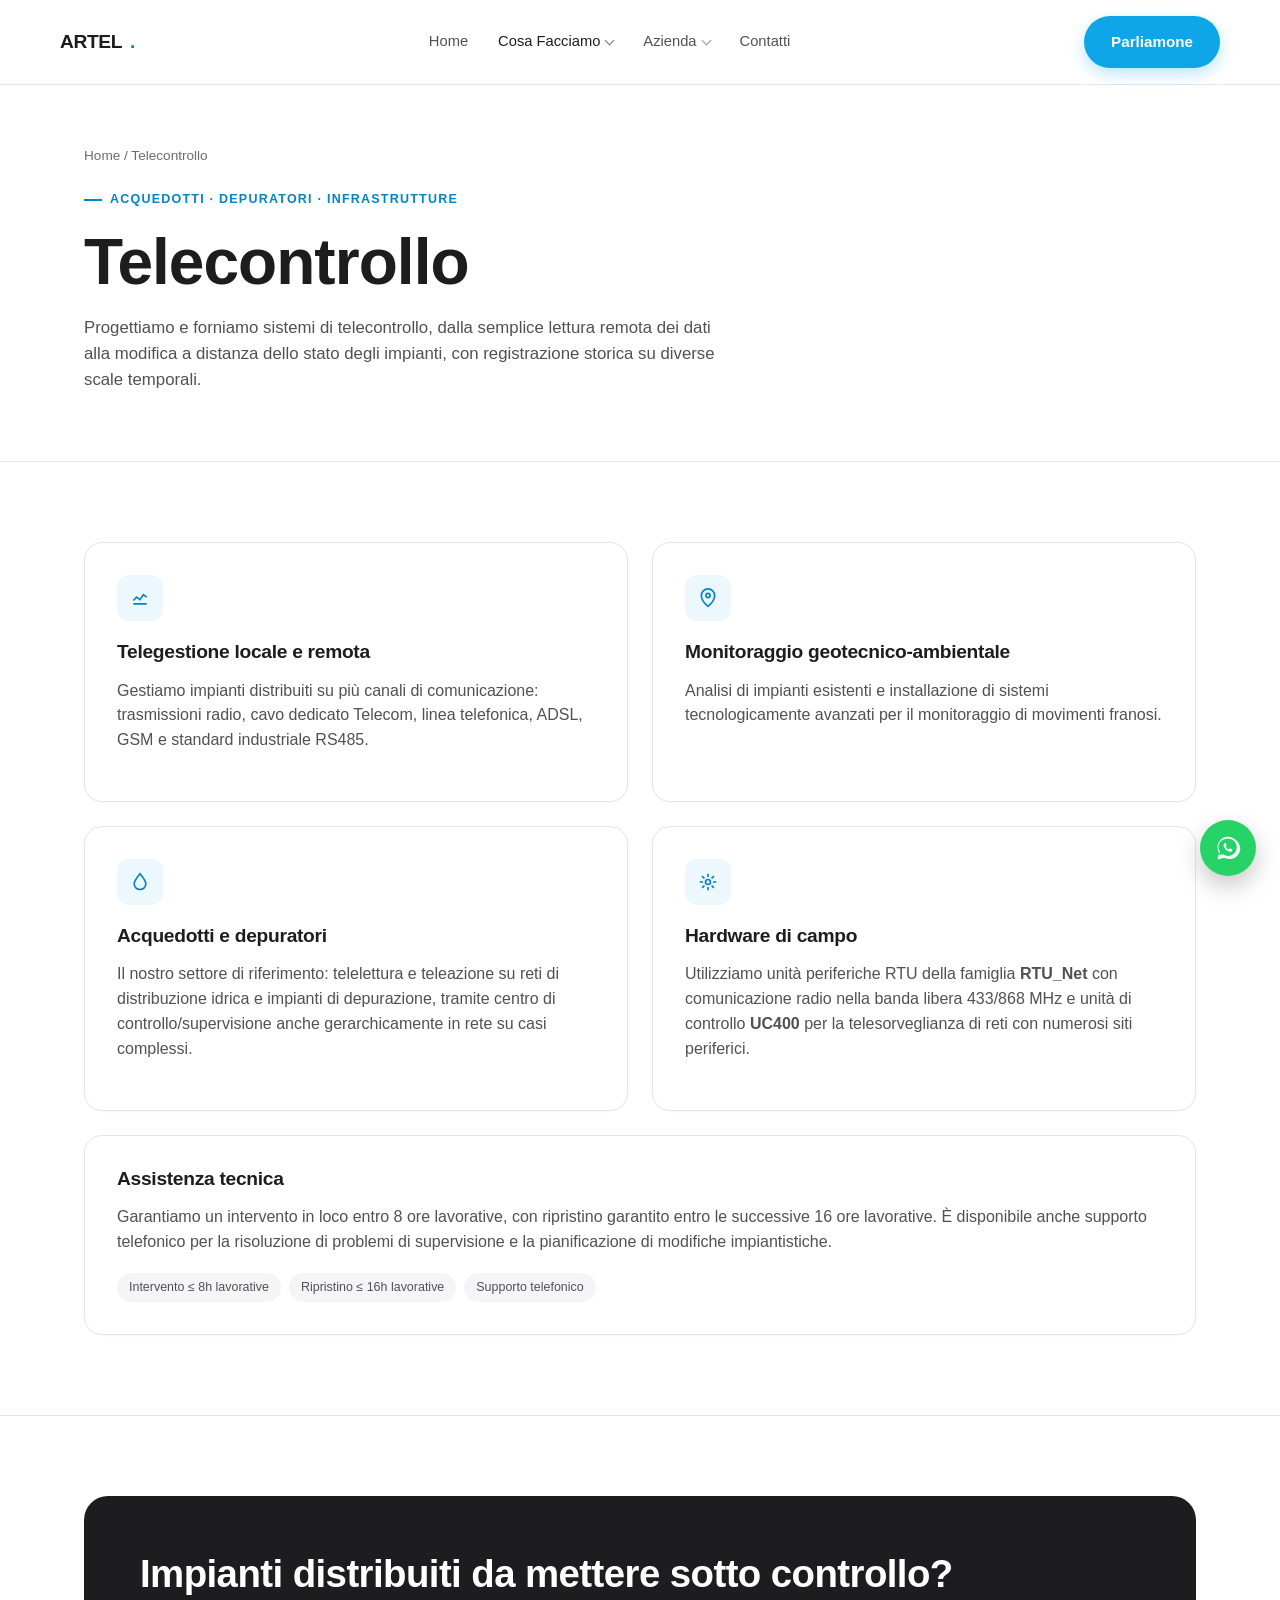
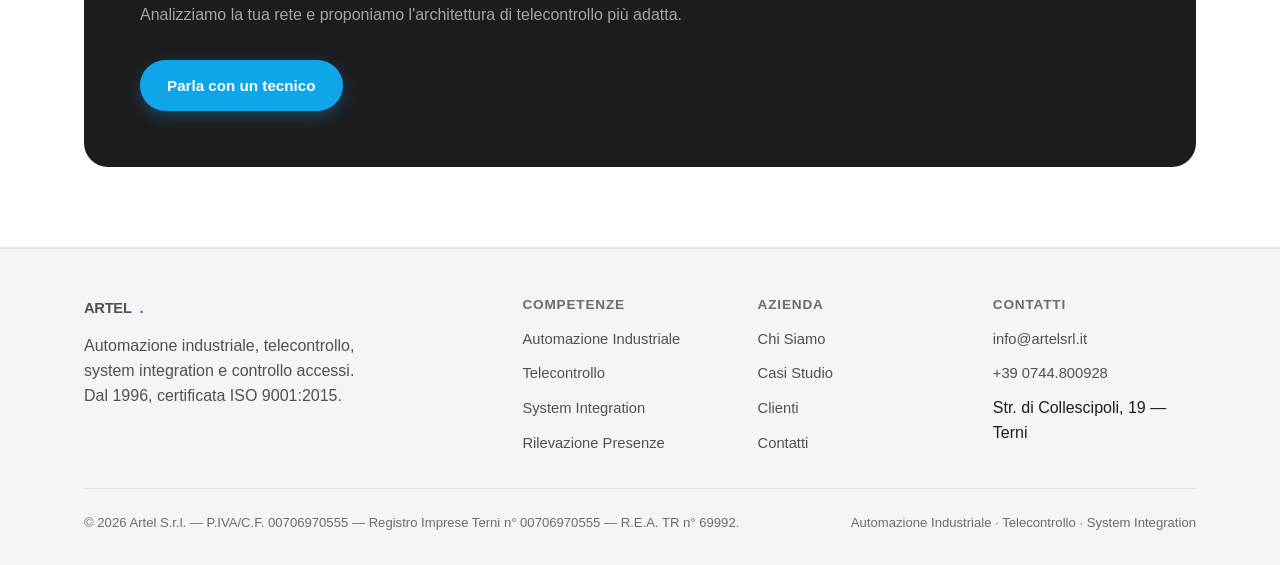
<file: telecontrollo.html>
<!doctype html>
<html lang="it">
<head>
<meta charset="UTF-8">
<meta name="viewport" content="width=device-width, initial-scale=1.0">
<link rel="icon" type="image/svg+xml" href="favicon.svg">
<link rel="apple-touch-icon" href="apple-touch-icon.png">
<meta name="theme-color" content="#ffffff">
<title>Telecontrollo — Acquedotti, Depuratori, Monitoraggio Ambientale | Artel S.r.l.</title>
<meta name="description" content="Sistemi di telecontrollo per acquedotti e depuratori, monitoraggio geotecnico-ambientale, RTU_Net e UC400. Assistenza tecnica garantita entro 8 ore lavorative.">
<link rel="canonical" href="https://shanjitsingh.github.io/artel-srl-redesign/telecontrollo.html">
<meta property="og:type" content="website">
<meta property="og:locale" content="it_IT">
<meta property="og:title" content="Telecontrollo — Acquedotti, Depuratori, Monitoraggio Ambientale | Artel S.r.l.">
<meta property="og:description" content="Sistemi di telecontrollo per acquedotti e depuratori, monitoraggio geotecnico-ambientale, RTU_Net e UC400. Assistenza tecnica garantita entro 8 ore lavorative.">
<meta property="og:url" content="https://shanjitsingh.github.io/artel-srl-redesign/telecontrollo.html">
<link rel="stylesheet" href="css/style.css">
</head>
<body>

<header class="site-header">
  <div class="wrap nav">
    <a href="index.html" class="logo">ARTEL<span>.</span></a>
    <ul class="nav-links">
      <li><a href="index.html">Home</a></li>
      <li class="nav-dropdown">
        <details>
          <summary class="active">Cosa Facciamo</summary>
          <div class="dropdown-panel">
            <a href="automazione-industriale.html">Automazione Industriale</a>
            <a href="telecontrollo.html" class="active">Telecontrollo</a>
            <a href="system-integration.html">System Integration</a>
            <a href="rilevazione-presenze.html">Rilevazione Presenze</a>
          </div>
        </details>
      </li>
      <li class="nav-dropdown">
        <details>
          <summary>Azienda</summary>
          <div class="dropdown-panel">
            <a href="chi-siamo.html">Chi Siamo</a>
            <a href="casi-studio.html">Casi Studio</a>
            <a href="clienti.html">Clienti</a>
          </div>
        </details>
      </li>
      <li><a href="contatti.html">Contatti</a></li>
    </ul>
    <div class="nav-cta">
      <a href="contatti.html" class="btn btn-primary">Parliamone</a>
      <button class="nav-toggle" aria-label="Menu">☰</button>
    </div>
  </div>
</header>

<section class="page-hero">
  <div class="wrap">
    <div class="breadcrumb"><a href="index.html">Home</a> / Telecontrollo</div>
    <span class="eyebrow">Acquedotti · Depuratori · Infrastrutture</span>
    <h1>Telecontrollo</h1>
    <p>Progettiamo e forniamo sistemi di telecontrollo, dalla semplice lettura remota dei dati alla modifica a distanza dello stato degli impianti, con registrazione storica su diverse scale temporali.</p>
  </div>
</section>

<section>
  <div class="wrap">
    <div class="grid-2">
      <div class="card">
        <div class="icon"><svg width="20" height="20" viewBox="0 0 24 24" fill="none" stroke="currentColor" stroke-width="2"><path d="M4 19h16M4 15l4-4 4 3 4-6 4 3"/></svg></div>
        <h3>Telegestione locale e remota</h3>
        <p>Gestiamo impianti distribuiti su più canali di comunicazione: trasmissioni radio, cavo dedicato Telecom, linea telefonica, ADSL, GSM e standard industriale RS485.</p>
      </div>
      <div class="card">
        <div class="icon"><svg width="20" height="20" viewBox="0 0 24 24" fill="none" stroke="currentColor" stroke-width="2"><path d="M12 22c5-4 8-8.5 8-13a8 8 0 1 0-16 0c0 4.5 3 9 8 13z"/><circle cx="12" cy="9" r="2.5"/></svg></div>
        <h3>Monitoraggio geotecnico-ambientale</h3>
        <p>Analisi di impianti esistenti e installazione di sistemi tecnologicamente avanzati per il monitoraggio di movimenti franosi.</p>
      </div>
      <div class="card">
        <div class="icon"><svg width="20" height="20" viewBox="0 0 24 24" fill="none" stroke="currentColor" stroke-width="2"><path d="M12 2c4 5 7 8.5 7 12a7 7 0 1 1-14 0c0-3.5 3-7 7-12z"/></svg></div>
        <h3>Acquedotti e depuratori</h3>
        <p>Il nostro settore di riferimento: telelettura e teleazione su reti di distribuzione idrica e impianti di depurazione, tramite centro di controllo/supervisione anche gerarchicamente in rete su casi complessi.</p>
      </div>
      <div class="card">
        <div class="icon"><svg width="20" height="20" viewBox="0 0 24 24" fill="none" stroke="currentColor" stroke-width="2"><circle cx="12" cy="12" r="3"/><path d="M12 2v4M12 18v4M4.9 4.9l2.8 2.8M16.3 16.3l2.8 2.8M2 12h4M18 12h4M4.9 19.1l2.8-2.8M16.3 7.7l2.8-2.8"/></svg></div>
        <h3>Hardware di campo</h3>
        <p>Utilizziamo unità periferiche RTU della famiglia <strong>RTU_Net</strong> con comunicazione radio nella banda libera 433/868 MHz e unità di controllo <strong>UC400</strong> per la telesorveglianza di reti con numerosi siti periferici.</p>
      </div>
    </div>

    <div class="card" style="margin-top:24px;">
      <h3>Assistenza tecnica</h3>
      <p>Garantiamo un intervento in loco entro 8 ore lavorative, con ripristino garantito entro le successive 16 ore lavorative. È disponibile anche supporto telefonico per la risoluzione di problemi di supervisione e la pianificazione di modifiche impiantistiche.</p>
      <div class="tag-list">
        <span class="tag">Intervento ≤ 8h lavorative</span><span class="tag">Ripristino ≤ 16h lavorative</span><span class="tag">Supporto telefonico</span>
      </div>
    </div>
  </div>
</section>

<section class="section-alt">
  <div class="wrap">
    <div class="cta-band">
      <div>
        <h2>Impianti distribuiti da mettere sotto controllo?</h2>
        <p>Analizziamo la tua rete e proponiamo l'architettura di telecontrollo più adatta.</p>
      </div>
      <a href="contatti.html" class="btn btn-primary">Parla con un tecnico</a>
    </div>
  </div>
</section>

<footer>
  <div class="wrap">
    <div class="footer-grid">
      <div>
        <a href="index.html" class="logo">ARTEL<span>.</span></a>
        <p style="margin-top:14px; max-width:280px;">Automazione industriale, telecontrollo, system integration e controllo accessi. Dal 1996, certificata ISO 9001:2015.</p>
      </div>
      <div>
        <h4>Competenze</h4>
        <ul>
          <li><a href="automazione-industriale.html">Automazione Industriale</a></li>
          <li><a href="telecontrollo.html">Telecontrollo</a></li>
          <li><a href="system-integration.html">System Integration</a></li>
          <li><a href="rilevazione-presenze.html">Rilevazione Presenze</a></li>
        </ul>
      </div>
      <div>
        <h4>Azienda</h4>
        <ul>
          <li><a href="chi-siamo.html">Chi Siamo</a></li>
          <li><a href="casi-studio.html">Casi Studio</a></li>
          <li><a href="clienti.html">Clienti</a></li>
          <li><a href="contatti.html">Contatti</a></li>
        </ul>
      </div>
      <div>
        <h4>Contatti</h4>
        <ul>
          <li><a href="mailto:info@artelsrl.it">info@artelsrl.it</a></li>
          <li><a href="tel:+390744800928">+39 0744.800928</a></li>
          <li>Str. di Collescipoli, 19 — Terni</li>
        </ul>
      </div>
    </div>
    <div class="footer-bottom">
      <span>© 2026 Artel S.r.l. — P.IVA/C.F. 00706970555 — Registro Imprese Terni n° 00706970555 — R.E.A. TR n° 69992.</span>
      <span>Automazione Industriale · Telecontrollo · System Integration</span>
    </div>
  </div>
</footer>

<a class="whatsapp-fab" href="https://wa.me/390744800928" target="_blank" rel="noopener" aria-label="Scrivici su WhatsApp">
  <svg viewBox="0 0 32 32" xmlns="http://www.w3.org/2000/svg"><path d="M16 3C9.4 3 4 8.4 4 15c0 2.4.7 4.6 1.9 6.5L4 29l7.7-2c1.9 1 4 1.6 6.3 1.6 6.6 0 12-5.4 12-12S22.6 3 16 3zm0 2c5.5 0 10 4.5 10 10s-4.5 10-10 10c-2 0-3.9-.6-5.5-1.6l-.4-.2-4.3 1.1 1.1-4.2-.2-.4C5.6 18.4 5 16.7 5 15c0-5.5 4.5-10 11-10zm-3.4 5.6c-.2 0-.5 0-.7.3-.2.2-.9.9-.9 2.2s.9 2.5 1 2.7c.1.2 1.7 2.8 4.2 3.8 2 .8 2.4.7 2.8.6.5-.1 1.5-.6 1.7-1.2.2-.6.2-1.1.2-1.2-.1-.1-.3-.2-.6-.4l-1.7-.8c-.2-.1-.4-.1-.6.1l-.7.9c-.1.1-.3.2-.5.1-.6-.3-1.6-.9-2.3-1.8-.5-.7-.9-1.4-1-1.6-.1-.2 0-.4.1-.5l.6-.7c.1-.2.2-.4.1-.6l-.8-1.9c-.1-.2-.3-.4-.5-.4h-.4z"/></svg>
</a>

<script src="js/main.js"></script>
</body>
</html>
</file>
<file: css/style.css>
/* ===========================================================
   Artel S.r.l. — redesign concept
   Design system: light, airy, restrained accent — Apple-inspired.
   =========================================================== */

:root {
  --bg: #ffffff;
  --bg-alt: #f5f5f7;
  --bg-card: #ffffff;
  --line: #e5e5ea;
  --text: #1d1d1f;
  --text-dim: #515154;
  --text-faint: #6b6b70;
  --accent: #0284c7;
  --accent-bright: #0ea5e9;
  --accent-soft: rgba(14, 165, 233, 0.08);
  --dark: #1d1d1f;
  --radius: 18px;
  --maxw: 1160px;
  --font: -apple-system, "SF Pro Display", "Segoe UI", "Inter", Roboto, Helvetica, Arial, sans-serif;
}

* {
  box-sizing: border-box;
}

html {
  scroll-behavior: smooth;
}

body {
  margin: 0;
  font-family: var(--font);
  background: var(--bg);
  color: var(--text);
  line-height: 1.55;
  -webkit-font-smoothing: antialiased;
}

img {
  max-width: 100%;
  display: block;
}

a {
  color: inherit;
  text-decoration: none;
  -webkit-tap-highlight-color: transparent;
}

.wrap {
  max-width: var(--maxw);
  margin: 0 auto;
  padding: 0 24px;
}

section {
  padding: 80px 0;
}

@media (max-width: 760px) {
  section {
    padding: 56px 0;
  }
}

h1, h2, h3, h4 {
  margin: 0 0 16px;
  line-height: 1.12;
  font-weight: 600;
  letter-spacing: -0.015em;
  color: var(--text);
}

h1 { font-size: clamp(2.4rem, 5.6vw, 4rem); font-weight: 700; }
h2 { font-size: clamp(1.7rem, 3.2vw, 2.4rem); }
h3 { font-size: 1.2rem; }

p {
  margin: 0 0 16px;
  color: var(--text-dim);
}

.eyebrow {
  display: inline-flex;
  align-items: center;
  gap: 8px;
  font-size: 0.78rem;
  font-weight: 700;
  letter-spacing: 0.1em;
  text-transform: uppercase;
  color: var(--accent);
  margin-bottom: 18px;
}

.eyebrow::before {
  content: "";
  width: 18px;
  height: 2px;
  background: var(--accent);
  display: inline-block;
}

/* ---------- Buttons ---------- */

.btn {
  display: inline-flex;
  align-items: center;
  justify-content: center;
  gap: 8px;
  min-height: 44px;
  padding: 13px 26px;
  border-radius: 999px;
  font-weight: 600;
  font-size: 0.95rem;
  border: 1px solid transparent;
  cursor: pointer;
  touch-action: manipulation;
  transition: transform 0.15s ease, background 0.15s ease, border-color 0.15s ease, box-shadow 0.15s ease;
}

.btn:hover {
  transform: translateY(-1px);
}

.btn-primary {
  background: var(--accent-bright);
  color: #ffffff;
  box-shadow: 0 6px 16px rgba(14, 165, 233, 0.28);
}

.btn-primary:hover {
  background: #29b6f6;
  box-shadow: 0 10px 22px rgba(14, 165, 233, 0.34);
}

.btn-ghost {
  background: transparent;
  border-color: var(--line);
  color: var(--text);
}

.btn-ghost:hover {
  border-color: var(--accent);
  color: var(--accent);
}

/* ---------- Header / nav ---------- */

.site-header {
  position: sticky;
  top: 0;
  z-index: 50;
  background: rgba(255, 255, 255, 0.8);
  backdrop-filter: blur(16px) saturate(1.6);
  -webkit-backdrop-filter: blur(16px) saturate(1.6);
  border-bottom: 1px solid var(--line);
}

.nav {
  display: flex;
  align-items: center;
  justify-content: space-between;
  padding: 16px 0;
}

.logo {
  display: flex;
  align-items: baseline;
  gap: 8px;
  font-weight: 700;
  font-size: 1.2rem;
  letter-spacing: -0.02em;
  color: var(--text);
}

.logo span {
  color: var(--accent);
}

.nav-links {
  display: flex;
  align-items: center;
  gap: 2px;
  list-style: none;
  margin: 0;
  padding: 0;
}

.nav-links > li > a {
  display: inline-block;
  padding: 9px 14px;
  border-radius: 8px;
  font-size: 0.92rem;
  font-weight: 500;
  color: var(--text-dim);
  transition: color 0.15s ease;
}

.nav-links > li > a:hover,
.nav-links > li > a.active {
  color: var(--text);
}

/* Dropdown groups (Cosa Facciamo / Azienda) — native <details>, no JS required to open/close */

.nav-dropdown {
  position: relative;
}

.nav-dropdown summary {
  list-style: none;
  cursor: pointer;
  display: flex;
  align-items: center;
  gap: 6px;
  padding: 9px 14px;
  border-radius: 8px;
  font-size: 0.92rem;
  font-weight: 500;
  color: var(--text-dim);
  transition: color 0.15s ease;
  user-select: none;
}

.nav-dropdown summary::-webkit-details-marker {
  display: none;
}

.nav-dropdown summary::after {
  content: "";
  width: 6px;
  height: 6px;
  margin-top: -3px;
  border-right: 1.5px solid currentColor;
  border-bottom: 1.5px solid currentColor;
  opacity: 0.6;
  transform: rotate(45deg);
  transition: transform 0.15s ease;
}

.nav-dropdown details[open] summary::after {
  transform: rotate(-135deg);
  margin-top: 3px;
}

.nav-dropdown summary:hover,
.nav-dropdown details[open] summary,
.nav-dropdown summary.active {
  color: var(--text);
}

.nav-dropdown .dropdown-panel {
  position: absolute;
  top: calc(100% + 10px);
  left: 0;
  min-width: 230px;
  display: flex;
  flex-direction: column;
  gap: 2px;
  background: #ffffff;
  border: 1px solid var(--line);
  border-radius: 14px;
  padding: 8px;
  box-shadow: 0 20px 40px rgba(0, 0, 0, 0.12);
}

.nav-dropdown .dropdown-panel a {
  padding: 9px 12px;
  border-radius: 8px;
  font-size: 0.9rem;
  color: var(--text-dim);
}

.nav-dropdown .dropdown-panel a:hover,
.nav-dropdown .dropdown-panel a.active {
  background: var(--accent-soft);
  color: var(--accent);
}

@media (max-width: 860px) {
  .nav-dropdown .dropdown-panel {
    position: static;
    margin-top: 4px;
    padding: 4px 0 4px 14px;
    background: transparent;
    border: none;
    box-shadow: none;
  }
}

.nav-cta {
  display: flex;
  align-items: center;
  gap: 20px;
}

.nav-toggle {
  display: none;
  align-items: center;
  justify-content: center;
  width: 44px;
  height: 44px;
  background: none;
  border: 1px solid var(--line);
  border-radius: 10px;
  color: var(--text);
  cursor: pointer;
  touch-action: manipulation;
}

@media (max-width: 860px) {
  .nav-links {
    position: absolute;
    top: 100%;
    left: 0;
    right: 0;
    flex-direction: column;
    align-items: stretch;
    background: #ffffff;
    border-bottom: 1px solid var(--line);
    padding: 12px 24px 20px;
    gap: 4px;
    display: none;
    max-height: calc(100vh - 64px);
    overflow-y: auto;
    box-shadow: 0 16px 32px rgba(0, 0, 0, 0.08);
  }
  .nav-links.open {
    display: flex;
  }
  .nav-links > li > a,
  .nav-dropdown summary {
    padding: 12px 4px;
  }
  .nav-dropdown .dropdown-panel a {
    padding: 12px 4px 12px 14px;
  }
  .nav-toggle {
    display: inline-flex;
  }
  .nav-cta .btn-primary {
    display: none;
  }
}

/* ---------- Hero ---------- */

.hero {
  padding: 84px 0 64px;
  position: relative;
  overflow: hidden;
  background-image: radial-gradient(900px 520px at 15% 0%, rgba(14, 165, 233, 0.08), transparent 60%);
}

.hero-inner {
  max-width: 760px;
}

.hero p.lead {
  font-size: 1.2rem;
  max-width: 620px;
  color: var(--text-dim);
}

.hero-actions {
  display: flex;
  gap: 14px;
  margin-top: 28px;
  flex-wrap: wrap;
}

.hero-meta {
  display: flex;
  gap: 36px;
  margin-top: 48px;
  flex-wrap: wrap;
}

.hero-meta div {
  border-left: 2px solid var(--accent);
  padding-left: 14px;
}

.hero-meta strong {
  display: block;
  font-size: 1.6rem;
  color: var(--text);
}

.hero-meta span {
  color: var(--text-faint);
  font-size: 0.85rem;
}

/* ---------- Page hero (secondary pages) ---------- */

.page-hero {
  padding: 60px 0 52px;
  background: var(--bg);
  border-bottom: 1px solid var(--line);
}

.page-hero p {
  max-width: 640px;
  font-size: 1.05rem;
}

.breadcrumb {
  color: var(--text-faint);
  font-size: 0.85rem;
  margin-bottom: 18px;
}

.breadcrumb a:hover {
  color: var(--accent);
}

/* ---------- Pillars / cards grid ---------- */

.section-head {
  max-width: 640px;
  margin-bottom: 40px;
}

.grid-3 {
  display: grid;
  grid-template-columns: repeat(3, 1fr);
  gap: 24px;
}

.grid-4 {
  display: grid;
  grid-template-columns: repeat(4, 1fr);
  gap: 24px;
}

.grid-2 {
  display: grid;
  grid-template-columns: repeat(2, 1fr);
  gap: 24px;
}

@media (max-width: 1040px) {
  .grid-4 {
    grid-template-columns: repeat(2, 1fr);
  }
}

@media (max-width: 900px) {
  .grid-3, .grid-2 {
    grid-template-columns: 1fr;
  }
}

@media (max-width: 640px) {
  .grid-4 {
    grid-template-columns: 1fr;
  }
}

.card {
  background: var(--bg-card);
  border: 1px solid var(--line);
  border-radius: var(--radius);
  padding: 32px;
  box-shadow: 0 1px 2px rgba(0, 0, 0, 0.03);
  transition: box-shadow 0.2s ease, transform 0.2s ease;
}

.card:hover {
  box-shadow: 0 24px 48px rgba(0, 0, 0, 0.08);
  transform: translateY(-4px);
}

.card .icon {
  width: 46px;
  height: 46px;
  border-radius: 12px;
  background: var(--accent-soft);
  display: flex;
  align-items: center;
  justify-content: center;
  color: var(--accent);
  margin-bottom: 20px;
}

.card .tag-list {
  display: flex;
  flex-wrap: wrap;
  gap: 8px;
  margin-top: 18px;
}

.tag {
  font-size: 0.78rem;
  color: var(--text-dim);
  background: var(--bg-alt);
  border-radius: 999px;
  padding: 5px 12px;
}

.card a.card-link {
  display: inline-flex;
  align-items: center;
  gap: 6px;
  margin-top: 18px;
  color: var(--accent);
  font-weight: 600;
  font-size: 0.9rem;
}

/* ---------- Alt section background ---------- */

.section-alt {
  background: var(--bg);
  border-top: 1px solid var(--line);
  border-bottom: 1px solid var(--line);
}

/* ---------- Client wordmark strip ---------- */

.client-strip {
  display: flex;
  flex-wrap: wrap;
  gap: 14px;
}

.client-strip span {
  background: #ffffff;
  border: 1px solid var(--line);
  border-radius: 999px;
  padding: 9px 18px;
  font-size: 0.88rem;
  font-weight: 600;
  color: var(--text-dim);
}

.client-groups {
  display: grid;
  grid-template-columns: repeat(2, 1fr);
  gap: 32px;
}

@media (max-width: 760px) {
  .client-groups {
    grid-template-columns: 1fr;
  }
}

.client-groups h3 {
  font-size: 0.95rem;
  color: var(--text-faint);
  text-transform: uppercase;
  letter-spacing: 0.06em;
  margin-bottom: 18px;
}

/* ---------- Stats / credibility strip ---------- */

.stats {
  display: grid;
  grid-template-columns: repeat(4, 1fr);
  gap: 24px;
  text-align: center;
}

@media (max-width: 760px) {
  .stats {
    grid-template-columns: repeat(2, 1fr);
  }
}

.stats strong {
  display: block;
  font-size: 2rem;
  color: var(--accent);
}

.stats span {
  color: var(--text-faint);
  font-size: 0.85rem;
}

/* ---------- Case studies ---------- */

.case-card {
  background: var(--bg-card);
  border: 1px solid var(--line);
  border-radius: var(--radius);
  padding: 36px;
  margin-bottom: 24px;
  box-shadow: 0 1px 2px rgba(0, 0, 0, 0.03);
  scroll-margin-top: 90px;
}

.case-card .case-tag {
  color: var(--accent);
  font-weight: 700;
  font-size: 0.78rem;
  letter-spacing: 0.08em;
  text-transform: uppercase;
  margin-bottom: 10px;
  display: block;
}

.case-grid {
  display: grid;
  grid-template-columns: repeat(4, 1fr);
  gap: 20px;
  margin-top: 24px;
}

@media (max-width: 900px) {
  .case-grid {
    grid-template-columns: repeat(2, 1fr);
  }
}

.case-step {
  border-left: 2px solid var(--line);
  padding-left: 16px;
}

.case-step h4 {
  font-size: 0.78rem;
  letter-spacing: 0.08em;
  text-transform: uppercase;
  color: var(--text-faint);
  margin-bottom: 8px;
}

.case-step.result {
  border-left-color: var(--accent);
}

.case-step p {
  font-size: 0.92rem;
  margin: 0;
}

.case-preview {
  display: block;
  background: var(--bg-card);
  border: 1px solid var(--line);
  border-radius: var(--radius);
  padding: 26px;
  box-shadow: 0 1px 2px rgba(0, 0, 0, 0.03);
  transition: box-shadow 0.2s ease, transform 0.2s ease;
}

.case-preview:hover {
  box-shadow: 0 24px 48px rgba(0, 0, 0, 0.08);
  transform: translateY(-4px);
}

/* ---------- CTA band ---------- */

.cta-band {
  background: var(--dark);
  border-radius: 24px;
  padding: 56px;
  display: flex;
  align-items: center;
  justify-content: space-between;
  gap: 32px;
  flex-wrap: wrap;
}

@media (max-width: 600px) {
  .cta-band {
    padding: 32px 24px;
    border-radius: 20px;
  }
  .card, .case-card {
    padding: 24px;
  }
  .info-list .card {
    padding: 20px;
  }
}

.cta-band h2 {
  margin-bottom: 8px;
  color: #ffffff;
}

.cta-band p {
  margin: 0;
  color: rgba(255, 255, 255, 0.6);
}

/* ---------- Forms ---------- */

.form-grid {
  display: grid;
  grid-template-columns: 1fr 1fr;
  gap: 18px;
}

@media (max-width: 700px) {
  .form-grid {
    grid-template-columns: 1fr;
  }
}

.field {
  display: flex;
  flex-direction: column;
  gap: 8px;
}

.field.full {
  grid-column: 1 / -1;
}

label {
  font-size: 0.85rem;
  color: var(--text-dim);
}

input, textarea, select {
  width: 100%;
  background: var(--bg-alt);
  border: 1px solid var(--line);
  border-radius: 10px;
  padding: 12px 14px;
  color: var(--text);
  font-family: var(--font);
  font-size: 16px;
}

input:focus, textarea:focus, select:focus {
  outline: none;
  border-color: var(--accent);
  background: #ffffff;
}

textarea {
  resize: vertical;
  min-height: 130px;
}

.form-note {
  font-size: 0.82rem;
  color: var(--text-faint);
  margin-top: 12px;
}

/* ---------- Contact info list ---------- */

.info-list {
  display: flex;
  flex-direction: column;
  gap: 22px;
}

.info-list .card {
  padding: 22px 26px;
}

.info-list strong {
  display: block;
  margin-bottom: 4px;
}

.info-list span {
  color: var(--text-dim);
  font-size: 0.92rem;
}

/* ---------- Footer ---------- */

footer {
  border-top: 1px solid var(--line);
  padding: 48px 0 32px;
  background: var(--bg-alt);
}

.footer-grid {
  display: grid;
  grid-template-columns: 2fr 1fr 1fr 1fr;
  gap: 32px;
  margin-bottom: 32px;
}

@media (max-width: 760px) {
  .footer-grid {
    grid-template-columns: 1fr 1fr;
  }
}

.footer-grid h4 {
  font-size: 0.85rem;
  text-transform: uppercase;
  letter-spacing: 0.06em;
  color: var(--text-faint);
  margin-bottom: 14px;
}

.footer-grid ul {
  list-style: none;
  margin: 0;
  padding: 0;
  display: flex;
  flex-direction: column;
  gap: 10px;
}

.footer-grid a {
  color: var(--text-dim);
  font-size: 0.92rem;
}

.footer-grid a:hover {
  color: var(--accent);
}

.footer-bottom {
  display: flex;
  justify-content: space-between;
  flex-wrap: wrap;
  gap: 12px;
  padding-top: 24px;
  border-top: 1px solid var(--line);
  color: var(--text-faint);
  font-size: 0.82rem;
}

/* ---------- WhatsApp floating button ---------- */

.whatsapp-fab {
  position: fixed;
  bottom: 24px;
  right: 24px;
  width: 56px;
  height: 56px;
  border-radius: 50%;
  background: #25d366;
  display: flex;
  align-items: center;
  justify-content: center;
  box-shadow: 0 10px 24px rgba(0, 0, 0, 0.22);
  z-index: 60;
  transition: transform 0.15s ease, box-shadow 0.15s ease;
}

.whatsapp-fab:hover {
  transform: scale(1.08);
  box-shadow: 0 14px 28px rgba(0, 0, 0, 0.26);
}

.whatsapp-fab svg {
  width: 28px;
  height: 28px;
  fill: #ffffff;
}

@media (max-width: 600px) {
  .whatsapp-fab {
    width: 50px;
    height: 50px;
    bottom: 18px;
    right: 18px;
  }
  .whatsapp-fab svg {
    width: 24px;
    height: 24px;
  }
}

/* ---------- Map embed ---------- */

.map-embed {
  border: 1px solid var(--line);
  border-radius: var(--radius);
  overflow: hidden;
  box-shadow: 0 1px 2px rgba(0, 0, 0, 0.03);
}

.map-embed iframe {
  width: 100%;
  height: 320px;
  border: 0;
  display: block;
}

/* ---------- Utility ---------- */

.mt-0 { margin-top: 0; }
.center { text-align: center; margin-left: auto; margin-right: auto; }
</file>
